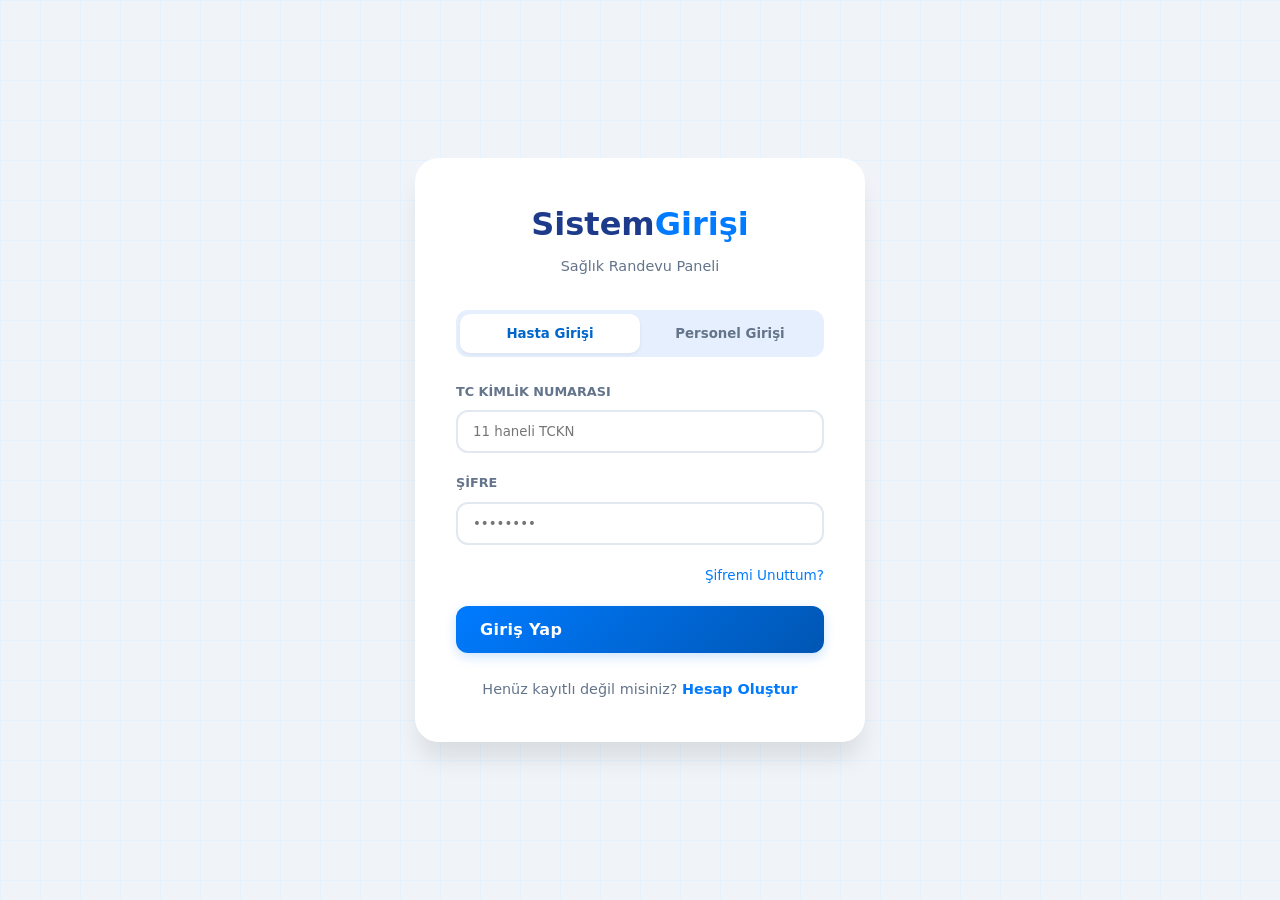
<file: src/main/resources/static/index.html>
<!DOCTYPE html>
<html lang="tr">

<head>
    <meta charset="UTF-8">
    <meta name="viewport" content="width=device-width, initial-scale=1.0">
    <title>Giriş | Sağlık Sistemi</title>
    <link rel="icon" href="https://api.iconify.design/fa6-solid:heart-pulse.svg?color=%23e11d48" type="image/svg+xml">
    <link rel="stylesheet" href="css/style.css">
    <style>
        body {
            display: flex;
            justify-content: center;
            align-items: center;
            padding: 20px;
        }

        .auth-card {
            background: rgba(255, 255, 255, 0.95);
            backdrop-filter: blur(10px);
            padding: 2.5rem;
            border-radius: 24px;
            width: 100%;
            max-width: 450px;
            box-shadow: 0 20px 25px -5px rgba(0, 0, 0, 0.1);
            border: 1px solid rgba(255, 255, 255, 0.5);
        }

        .auth-header {
            text-align: center;
            margin-bottom: 2rem;
        }

        .auth-header h1 span {
            color: var(--primary-blue);
        }

        .auth-tabs {
            display: flex;
            background: #e6effd;
            padding: 4px;
            border-radius: 12px;
            margin-bottom: 25px;
        }

        .tab-btn {
            flex: 1;
            padding: 12px;
            border: none;
            border-radius: 10px;
            cursor: pointer;
            font-weight: 600;
            transition: all 0.2s ease;
            background: transparent;
            color: #64748b;
        }

        .tab-btn.active {
            background: #ffffff;
            color: #0066cc;
            box-shadow: 0 2px 4px rgba(0, 0, 0, 0.05);
        }

        .input-group {
            margin-bottom: 20px;
        }

        .input-group label {
            display: block;
            font-size: 0.8rem;
            font-weight: 700;
            color: var(--text-gray);
            margin-bottom: 8px;
            text-transform: uppercase;
        }

        .input-group input {
            width: 100%;
            padding: 12px 15px;
            border: 2px solid #e2e8f0;
            border-radius: 12px;
            outline: none;
            transition: border-color 0.3s;
        }

        .input-group input:focus {
            border-color: var(--primary-blue);
        }

        .error-box {
            background: #fee2e2;
            color: #991b1b;
            padding: 12px;
            border-radius: 10px;
            margin-bottom: 20px;
            font-size: 0.85rem;
            display: none;
            border: 1px solid #fecaca;
            line-height: 1.4;
        }

        .auth-options {
            display: flex;
            justify-content: flex-end;
            margin-bottom: 20px;
        }

        .forgot-link {
            font-size: 0.85rem;
            color: var(--primary-blue);
            cursor: pointer;
            transition: all 0.2s;
        }

        .auth-footer {
            text-align: center;
            margin-top: 25px;
            font-size: 0.9rem;
            color: var(--text-gray);
        }

        .auth-footer a {
            color: var(--primary-blue);
            text-decoration: none;
            font-weight: 700;
        }

        .modal-overlay {
            display: none;
            position: fixed;
            top: 0;
            left: 0;
            width: 100%;
            height: 100%;
            background: rgba(0, 0, 0, 0.6);
            backdrop-filter: blur(4px);
            z-index: 2000;
            justify-content: center;
            align-items: center;
        }

        .modal-content {
            background: white;
            padding: 30px;
            border-radius: 20px;
            width: 90%;
            max-width: 400px;
            position: relative;
            animation: fadeIn 0.3s ease-out;
        }

        .close-modal {
            position: absolute;
            right: 20px;
            top: 15px;
            font-size: 24px;
            cursor: pointer;
            color: var(--text-gray);
        }

        .btn-primary {
            width: 100%;
            padding: 14px;
            background: linear-gradient(135deg, #007bff 0%, #0056b3 100%);
            color: white;
            border: none;
            border-radius: 12px;
            font-weight: 700;
            font-size: 1rem;
            cursor: pointer;
            transition: all 0.3s ease;
        }

        .btn-primary:hover {
            transform: translateY(-2px);
            box-shadow: 0 6px 15px rgba(0, 123, 255, 0.3);
        }
    </style>
</head>

<body>

    <div class="auth-card">
        <div class="auth-header">
            <h1>Sistem<span>Girişi</span></h1>
            <p style="color: var(--text-gray); font-size: 0.9rem; margin-top: 5px;">Sağlık Randevu Paneli</p>
        </div>

        <div class="auth-tabs">
            <button type="button" class="tab-btn active" id="btnPatient" onclick="switchTab('PATIENT')">Hasta
                Girişi</button>
            <button type="button" class="tab-btn" id="btnStaff" onclick="switchTab('STAFF')">Personel Girişi</button>
        </div>

        <div id="errorBox" class="error-box"></div>

        <form id="loginForm">
            <div class="input-group">
                <label id="usernameLabel" for="tckn">TC KİMLİK NUMARASI</label>
                <input type="text" id="tckn" name="tckn" placeholder="11 haneli TCKN" required>
            </div>
            <div class="input-group">
                <label for="password">Şifre</label>
                <input type="password" id="password" name="password" placeholder="••••••••" required>
            </div>

            <div class="auth-options">
                <span class="forgot-link" onclick="openForgotModal()">Şifremi Unuttum?</span>
            </div>

            <button type="submit" class="btn-primary">Giriş Yap</button>
        </form>

        <div class="auth-footer">
            Henüz kayıtlı değil misiniz? <a href="register.html">Hesap Oluştur</a>
        </div>
    </div>

    <div id="forgotModal" class="modal-overlay">
        <div class="modal-content">
            <span class="close-modal" onclick="closeForgotModal()">&times;</span>
            <h2 style="margin-bottom: 10px; color: var(--dark-blue);">Şifre <span>Sıfırla</span></h2>
            <p style="font-size: 0.85rem; color: var(--text-gray); margin-bottom: 20px;">
                E-posta adresinize bir sıfırlama bağlantısı gönderilecektir.
            </p>

            <div class="input-group">
                <label>E-POSTA ADRESİ</label>
                <input type="email" id="forgotEmail" placeholder="ornek@mail.com">
            </div>

            <div id="forgotMessage"
                style="display: none; padding: 10px; border-radius: 8px; margin-bottom: 15px; font-size: 0.85rem;">
            </div>

            <button type="button" class="btn-primary" id="btnReset" onclick="sendResetLink()">Link Gönder</button>
        </div>
    </div>

    <script>
        // ================= KONFIGÜRASYON =================
        const BASE_URL = 'https://medsoft.up.railway.app/api';

        // ================= TAB SWITCH =================
        window.switchTab = function (role) {
            const label = document.querySelector('label[for="tckn"]');
            const input = document.getElementById('tckn');
            const patientBtn = document.getElementById("btnPatient");
            const staffBtn = document.getElementById("btnStaff");

            if (role === "STAFF") {
                label.innerText = "Kullanıcı Adı / TCKN";
                input.placeholder = "Doktor/Admin kullanıcı adı";
                staffBtn.classList.add("active");
                patientBtn.classList.remove("active");
            } else {
                label.innerText = "TC Kimlik Numarası";
                input.placeholder = "11 haneli TCKN";
                patientBtn.classList.add("active");
                staffBtn.classList.remove("active");
            }
        };

        // ================= LOGIN =================
        window.handleLogin = async function (e) {
            e.preventDefault();

            const tckn = document.getElementById("tckn").value;
            const password = document.getElementById("password").value;
            const errorBox = document.getElementById("errorBox");

            if (errorBox) errorBox.style.display = "none";

            try {
                const res = await fetch(`${BASE_URL}/auth/login`, {
                    method: "POST",
                    headers: { "Content-Type": "application/json" },
                    body: JSON.stringify({ tckn, password })
                });

                const data = await res.json();

                if (!res.ok) {
                    showError(data.message || "Giriş bilgileri hatalı!");
                    return;
                }

                localStorage.setItem("user", JSON.stringify(data));

                const rawRole = data.user?.role || data.role || "";
                const role = rawRole.replace("ROLE_", "");

                // DOĞRUDAN LİNKLER - sayfalar mevcutsa çalışır
                if (role === "ADMIN") {
                    window.location.href = "admin.html";
                } else if (role === "DOCTOR") {
                    window.location.href = "doctor-dashboard.html";
                } else if (role === "PATIENT") {
                    window.location.href = "patient.html";
                } else {
                    showError("Bilinmeyen Yetki!");
                }

            } catch (err) {
                showError("Sunucu bağlantı hatası!");
            }
        };

        // ================= MODAL =================
        window.openForgotModal = function () {
            document.getElementById("forgotModal").style.display = "flex";
        };

        window.closeForgotModal = function () {
            document.getElementById("forgotModal").style.display = "none";
        };

        window.showError = function (msg) {
            const box = document.getElementById("errorBox");
            if (box) {
                box.style.display = "block";
                box.textContent = msg;
            } else {
                alert(msg);
            }
        };

        // ================= ŞİFRE SIFIRLAMA =================
        window.sendResetLink = async function () {
            const email = document.getElementById("forgotEmail").value;
            const msg = document.getElementById("forgotMessage");

            if (!email.includes("@")) {
                msg.style.color = "#991b1b";
                msg.textContent = "Geçerli bir email giriniz.";
                msg.style.display = "block";
                return;
            }

            msg.style.display = "block";
            msg.style.color = "#1e40af";
            msg.textContent = "Gönderiliyor...";

            try {
                const res = await fetch('http://localhost:8080/api/auth/forgot-password', {
                    method: "POST",
                    headers: { "Content-Type": "application/json" },
                    body: JSON.stringify({ email })
                });

                if (res.ok) {
                    msg.style.color = "#15803d";
                    msg.textContent = "Sıfırlama bağlantısı gönderildi.";
                    setTimeout(() => {
                        closeForgotModal();
                    }, 2000);
                } else {
                    msg.style.color = "#991b1b";
                    msg.textContent = "E-posta bulunamadı.";
                }
            } catch (e) {
                msg.style.color = "#991b1b";
                msg.textContent = "Sistem hatası.";
            }
        };

        // ================= SAYFA YÜKLENDİ =================
        document.addEventListener("DOMContentLoaded", () => {
            const loginForm = document.getElementById("loginForm");
            if (loginForm) {
                loginForm.addEventListener("submit", handleLogin);
            }
        });
    </script>
</body>

</html>
</file>
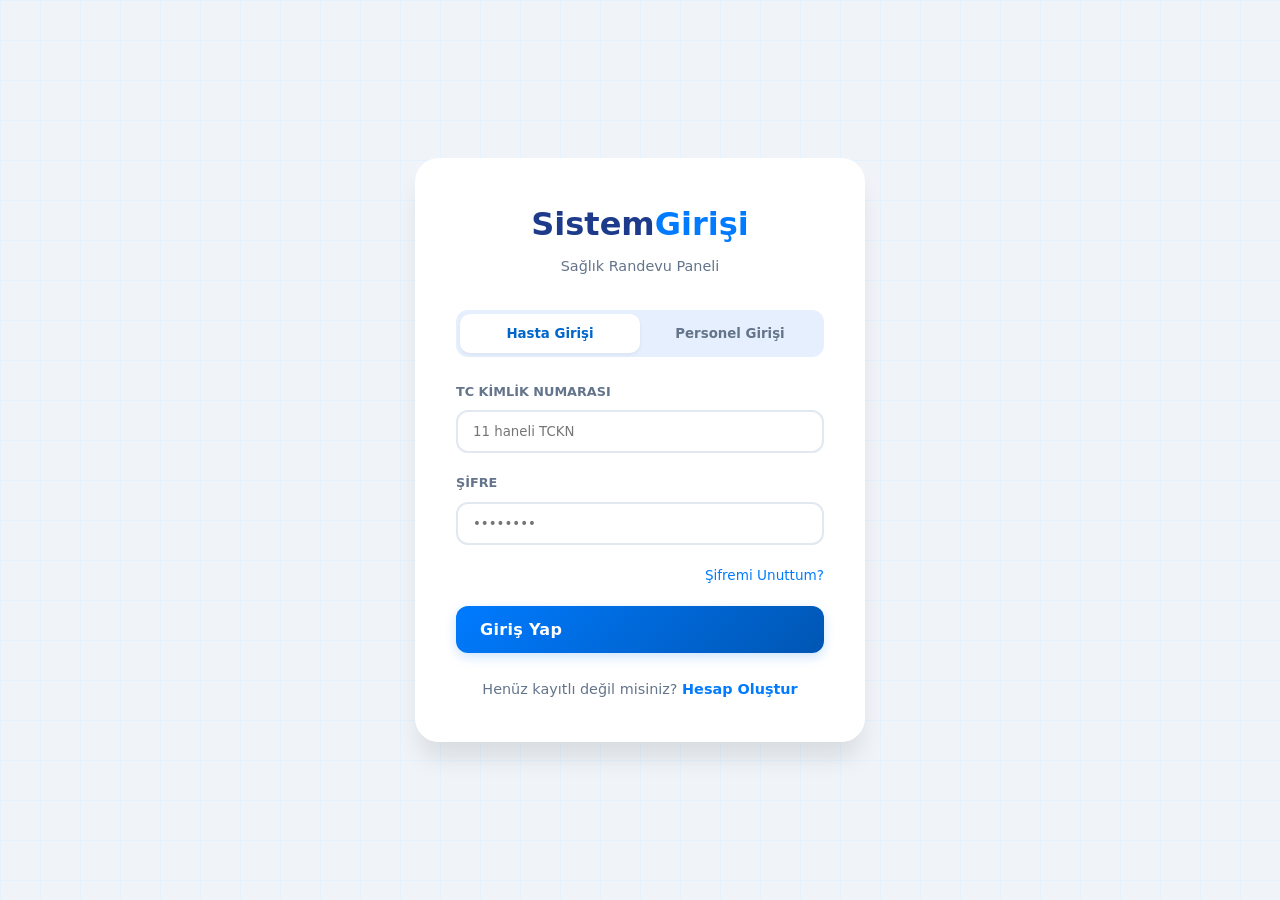
<file: src/main/resources/static/doctor-dashboard.html>
<!DOCTYPE html>
<html lang="tr">

<head>
    <meta charset="UTF-8">
    <meta name="viewport" content="width=device-width, initial-scale=1.0">
    <title>MedSoft | Doktor Paneli</title>
    <link rel="stylesheet" href="css/style.css">
    <link rel="icon" href="https://api.iconify.design/fa6-solid:heart-pulse.svg?color=%23e11d48" type="image/svg+xml">


    <style>
        /* İkonların genel stili */
        iconify-icon {
            vertical-align: middle;
            margin-right: 12px;
            font-size: 1.25rem;
            /* İdeal ikon boyutu */
            display: inline-flex;
            align-items: center;
        }

        /* Navigasyon linki içindeki özel ayar */
        li.nav-link,
        li[onclick] {
            display: flex;
            align-items: center;
            padding: 12px 15px;
            transition: all 0.2s ease;
        }

        /* Hover olduğunda ikonun hafifçe büyümesi için */
        li:hover iconify-icon {
            transform: scale(1.1);
            color: #e11d48;
            /* MedSoft kırmızısı veya senin tema rengin */
        }


        /* Sidebar içindeki tüm ikonlar için */
        .nav-icon,
        svg {
            vertical-align: middle;
            /* Metnin tam ortasına hizalar */
            margin-right: 10px;
            /* Metinle ikon arasına boşluk bırakır */
            flex-shrink: 0;
            /* Ekran küçülünce ikonun ezilmesini engeller */
        }

        /* Sidebar liste öğelerini hizalamak için (Eğer daha önce yapmadıysan) */
        .sidebar ul li {
            display: flex;
            /* İkon ve yazıyı yan yana paketler */
            align-items: center;
            /* Dikeyde tam merkezler */
            padding: 12px 15px;
            /* Tıklama alanını genişletir */
            transition: all 0.3s ease;
        }


        /* Menü öğesinin üzerine gelince hem yazı hem ikon rengini değiştir */
        .sidebar ul li:hover {
            color: #e11d48;
            /* MedSoft kırmızısı */
            background-color: #f8fafc;
            /* Hafif bir arka plan rengi */
        }

        /* Sadece aktif olan menünün ikonuna renk ver */
        .sidebar ul li.active svg {
            stroke: #e11d48;
        }

        .sidebar {
            background-color: #1e3a8a;
            /* Görseldeki lacivert tonu */
            min-height: 100vh;
        }

        .medsoft-logo {
            display: flex;
            align-items: center;
            gap: 12px;
            padding: 20px;
            text-decoration: none;
        }

        .heart-pulse-icon {
            /* Kalp rengi sabit kırmızı (#e11d48) */
            color: #e11d48 !important;
            width: 40px !important;
            height: 40px !important;
            filter: drop-shadow(0 0 2px rgba(225, 29, 72, 0.5));
            transition: transform 0.3s ease;
        }

        .logo-text {
            font-size: 26px;
            font-weight: 800;
            /* Metin rengi lacivert üzerinde beyaz olmalı */
            color: #ffffff !important;
            letter-spacing: -0.5px;
        }

        /* Hover durumunda sadece ikonun hafif büyümesini sağladık, renk sabit kalır */
        .medsoft-logo:hover .heart-pulse-icon {
            transform: scale(1.1);
        }
    </style>
</head>

<body>

    <aside class="sidebar">
        <div class="medsoft-logo">
            <svg xmlns="http://www.w3.org/2000/svg" viewBox="0 0 24 24" fill="none" stroke="currentColor"
                stroke-width="2.2" stroke-linecap="round" stroke-linejoin="round" class="heart-pulse-icon">
                <path
                    d="M19 14c1.49-1.46 3-3.21 3-5.5A5.5 5.5 0 0 0 16.5 3c-1.76 0-3 .5-4.5 2-1.5-1.5-2.74-2-4.5-2A5.5 5.5 0 0 0 2 8.5c0 2.3 1.5 4.05 3 5.5l7 7Z" />
                <path d="M3.22 12H9.5l.5-1 2 4.5 2-7 1.5 3.5h5.27" />
            </svg>
            <span class="logo-text">MedSoft</span>
        </div>

        <!-- Alt kısımdaki profil ve menü buraya devam edecek -->

        <div class="sidebar-user-info">
            <div id="avatarInitial" class="avatar-circle"></div>
            <p id="doctorNameSidebar" style="color: white; font-weight: 600; margin: 10px 0 5px 0;"></p>
        </div>
        <nav>
            <ul>
                <!-- Profil Bilgilerim -->
                <li class="active" onclick="window.doctorApp.showTab('profile', this)">
                    <svg xmlns="http://www.w3.org/2000/svg" width="20" height="20" viewBox="0 0 24 24" fill="none"
                        stroke="currentColor" stroke-width="2" stroke-linecap="round" stroke-linejoin="round"
                        class="nav-icon" style="margin-right: 10px;">
                        <path d="M19 21v-2a4 4 0 0 0-4-4H9a4 4 0 0 0-4 4v2" />
                        <circle cx="12" cy="7" r="4" />
                    </svg>
                    <span>Profil Bilgilerim</span>
                </li>

                <!-- Randevu Slotları -->
                <li onclick="window.doctorApp.showTab('slots', this)">
                    <svg xmlns="http://www.w3.org/2000/svg" width="20" height="20" viewBox="0 0 24 24" fill="none"
                        stroke="currentColor" stroke-width="2" stroke-linecap="round" stroke-linejoin="round"
                        class="nav-icon" style="margin-right: 10px;">
                        <rect width="18" height="18" x="3" y="4" rx="2" ry="2" />
                        <line x1="16" x2="16" y1="2" y2="6" />
                        <line x1="8" x2="8" y1="2" y2="6" />
                        <line x1="3" x2="21" y1="10" y2="10" />
                        <path d="M8 14h.01" />
                        <path d="M12 14h.01" />
                        <path d="M16 14h.01" />
                        <path d="M8 18h.01" />
                        <path d="M12 18h.01" />
                        <path d="M16 18h.01" />
                    </svg>
                    <span>Randevu Slotları</span>
                </li>

                <!-- Randevularım -->
                <li onclick="window.doctorApp.showTab('appointments', this)">
                    <svg xmlns="http://www.w3.org/2000/svg" width="20" height="20" viewBox="0 0 24 24" fill="none"
                        stroke="currentColor" stroke-width="2" stroke-linecap="round" stroke-linejoin="round"
                        class="nav-icon" style="margin-right: 10px;">
                        <rect width="16" height="20" x="4" y="2" rx="2" />
                        <path d="M8 6h8" />
                        <path d="M8 10h8" />
                        <path d="M8 14h5" />
                    </svg>
                    <span>Randevularım</span>
                </li>

                <!-- Güvenlik Ayarları -->
                <li onclick="window.doctorApp.showTab('profile-settings', this)">
                    <svg xmlns="http://www.w3.org/2000/svg" width="20" height="20" viewBox="0 0 24 24" fill="none"
                        stroke="currentColor" stroke-width="2" stroke-linecap="round" stroke-linejoin="round"
                        class="nav-icon" style="margin-right: 10px;">
                        <path d="M12 22s8-4 8-10V5l-8-3-8 3v7c0 6 8 10 8 10" />
                    </svg>
                    <span>Güvenlik Ayarları</span>
                </li>

                <!-- Çıkış Yap -->
                <li class="logout-item" onclick="window.doctorApp.logout()">
                    <svg xmlns="http://www.w3.org/2000/svg" width="20" height="20" viewBox="0 0 24 24" fill="none"
                        stroke="currentColor" stroke-width="2" stroke-linecap="round" stroke-linejoin="round"
                        class="nav-icon" style="margin-right: 10px;">
                        <path d="M9 21H5a2 2 0 0 1-2-2V5a2 2 0 0 1 2-2h4" />
                        <polyline points="16 17 21 12 16 7" />
                        <line x1="21" x2="9" y1="12" y2="12" />
                    </svg>
                    <span>Çıkış Yap</span>
                </li>
            </ul>
        </nav>
    </aside>

    <main class="main-content">
        <header class="content-header">
            <h1 id="userNameDisplay">Yükleniyor...</h1>
            <div class="user-status"><span class="status-indicator"></span> Çevrimiçi</div>
        </header>

        <!-- PROFİL BİLGİLERİ TABI -->
        <section id="profile" class="tab-content active">
            <div class="card">
                <div class="card-header"><i class="fas fa-id-card"></i>
                    <h2>Mesleki Bilgiler</h2>
                </div>
                <div id="doctor-details">
                    <p class="loading-text">Yükleniyor...</p>
                </div>
            </div>
            <div class="card">
                <div class="card-header"><i class="fas fa-user-circle"></i>
                    <h2>Hesap Bilgilerim</h2>
                </div>
                <div id="user-details">
                    <p class="loading-text">Yükleniyor...</p>
                </div>
            </div>
        </section>

        <!-- GÜVENLİK AYARLARI TABI -->
        <section id="profile-settings" class="tab-content">
            <!-- İlk Giriş Uyarısı -->
            <div id="firstLoginWarning" class="warning-box" style="display: none;">
                <i class="fas fa-exclamation-triangle"></i>
                <div>
                    <strong>⚠️ HOŞ GELDİNİZ!</strong><br>
                    Sistem tarafından size geçici bir kullanıcı adı, şifre ve TCKN oluşturulmuştur.<br>
                    <strong>Lütfen aşağıdaki tüm bilgilerinizi güncelleyiniz.</strong> Bilgileriniz güncellenmeden
                    sistemden çıkış yapamazsınız!
                </div>
            </div>

            <div class="settings-wrapper">
                <!-- Kullanıcı Adı -->
                <div class="settings-card">
                    <h3><i class="fas fa-user-circle"></i> Kullanıcı Adı</h3>
                    <div class="input-field-group">
                        <label>Yeni Kullanıcı Adı</label>
                        <input type="text" id="editUsernameSetting" class="form-control"
                            placeholder="Yeni kullanıcı adı">
                        <small>Kullanıcı adınız en az 3 karakter olmalı, boşluk içermemelidir.</small>
                        <button class="btn-update" onclick="window.doctorApp.updateUsernameFromSettings()">
                            <i class="fas fa-save"></i> Kullanıcı Adını Güncelle
                        </button>
                        <span id="usernameStatus" class="status-badge-small" style="display: none;"></span>
                    </div>
                </div>

                <!-- TC Kimlik No -->
                <div class="settings-card">
                    <h3><i class="fas fa-id-card"></i> TC Kimlik No</h3>
                    <div class="input-field-group">
                        <label>TC Kimlik No</label>
                        <input type="text" id="editTcknSetting" class="form-control" placeholder="11 haneli TCKN"
                            maxlength="11">
                        <small>TC Kimlik numaranız 11 haneli ve sadece rakamlardan oluşmalıdır.</small>
                        <button class="btn-update" onclick="window.doctorApp.updateTcknFromSettings()">
                            <i class="fas fa-save"></i> TC Kimlik No Güncelle
                        </button>
                        <span id="tcknStatus" class="status-badge-small" style="display: none;"></span>
                    </div>
                </div>

                <!-- E-posta 
                <div class="settings-card">
                    <h3><i class="fas fa-envelope"></i> E-posta Adresi</h3>
                    <div id="emailStep1">
                        <div class="input-field-group">
                            <label>Yeni E-posta</label>
                            <input type="email" id="newEmail" class="form-control" placeholder="ornek@mail.com">
                            <small>Geçerli bir email adresi giriniz.</small>
                            <button class="btn-update-code" onclick="window.doctorApp.sendEmailVerification()">
                                <i class="fas fa-paper-plane"></i> Kod Gönder
                            </button>
                        </div>
                    </div>
                    <div id="emailStep2" style="display: none;">
                        <div class="input-field-group">
                            <label>Onay Kodu</label>
                            <input type="text" id="emailVerifyCode" class="form-control" maxlength="6"
                                placeholder="6 haneli kod">
                            <button class="btn-update-confirm" onclick="window.doctorApp.confirmEmailUpdate()">
                                <i class="fas fa-check"></i> Onayla
                            </button>
                        </div>
                    </div>
                    <span id="emailStatus" class="status-badge-small" style="display: none;"></span>
                </div>
                -->

                <!-- Şifre -->
                <div class="settings-card">
                    <h3><i class="fas fa-key"></i> Şifre Değiştir</h3>
                    <div class="input-field-group">
                        <label>Mevcut Şifre</label>
                        <input type="password" id="currentPassword" class="form-control" placeholder="Mevcut şifreniz">
                    </div>
                    <div class="input-field-group">
                        <label>Yeni Şifre</label>
                        <input type="password" id="newPassword" class="form-control"
                            placeholder="Yeni şifreniz (en az 6 karakter)">
                    </div>
                    <div class="input-field-group">
                        <label>Yeni Şifre (Tekrar)</label>
                        <input type="password" id="confirmPassword" class="form-control"
                            placeholder="Yeni şifrenizi tekrar girin">
                    </div>
                    <button class="btn-update" onclick="window.doctorApp.handlePasswordUpdate()">
                        <i class="fas fa-key"></i> Şifreyi Güncelle
                    </button>
                    <span id="passwordStatus" class="status-badge-small" style="display: none;"></span>
                </div>
            </div>
        </section>

        <!-- SLOT TABI -->
        <section id="slots" class="tab-content">
            <div class="card">
                <div class="card-header"><i class="fas fa-plus-circle"></i>
                    <h2>Slot Ekle</h2>
                </div>
                <form id="slot-form" class="slot-creation-form">
                    <div class="form-row">
                        <div class="form-group">
                            <label>Başlangıç</label>
                            <input type="datetime-local" id="startTime" class="form-input" required>
                        </div>
                        <div class="form-group">
                            <label>Bitiş</label>
                            <input type="datetime-local" id="endTime" class="form-input" required>
                        </div>
                    </div>
                    <button type="submit" class="btn-primary"><i class="fas fa-save"></i> Slotu Kaydet</button>
                </form>
            </div>
            <div class="card">
                <div class="card-header"><i class="fas fa-list"></i>
                    <h2>Slot Listem</h2>
                </div>
                <div class="table-container">
                    <table>
                        <thead>
                            <tr>
                                <th>Başlangıç</th>
                                <th>Bitiş</th>
                                <th>Durum</th>
                                <th>İşlem</th>
                            </tr>
                        </thead>
                        <tbody id="slot-table-body"></tbody>
                    </table>
                </div>
            </div>
        </section>

        <!-- RANDEVULAR TABI -->
        <section id="appointments" class="tab-content">
            <div class="card">
                <div class="card-header"><i class="fas fa-clipboard-list"></i>
                    <h2>Randevularım</h2>
                </div>
                <div class="table-container">
                    <table>
                        <thead>
                            <tr>
                                <th>Hasta</th>
                                <th>TCKN</th>
                                <th>Tarih</th>
                                <th>Durum</th>
                                <th>İşlem</th>
                            </tr>
                        </thead>
                        <tbody id="appointments-table-body"></tbody>
                    </table>
                </div>
            </div>
        </section>


    </main>

    <script> window.doctorApp = {
            activeDoctor: null,
            currentUser: null,
            token: null,
            isFirstLogin: true,

            init: async function () {

                const userData = JSON.parse(localStorage.getItem("user") || '{}');
                this.token = userData.token || localStorage.getItem("token");
                this.currentUser = userData.user || userData;

                if (!this.token) {
                    alert("❌ Oturum bulunamadı! Lütfen tekrar giriş yapın.");
                    window.location.href = "index.html";
                    return;
                }

                const role = this.currentUser.role?.replace("ROLE_", "");
                if (role !== "DOCTOR") {
                    alert("❌ Bu sayfaya sadece doktorlar erişebilir!");
                    window.location.href = "index.html";
                    return;
                }

                this.updateUI();
                await this.loadDoctorData();
                this.renderUserDetails();
                this.renderProfile();
                this.fetchSlots();
                this.fetchAppointments();
                this.setupEventListeners();
                this.loadSettingsValues();

            },

            updateUI: function () {
                let fullName = `${this.currentUser.firstName || ''} ${this.currentUser.lastName || ''}`.trim();

                const nameHeader = document.getElementById('userNameDisplay');
                if (nameHeader) {
                    nameHeader.innerText = fullName;
                }

                const sidebarName = document.getElementById('doctorNameSidebar');
                if (sidebarName) {
                    sidebarName.innerText = fullName;
                }

                const avatar = document.getElementById('avatarInitial');
                if (avatar) {
                    let firstName = this.currentUser.firstName || '';
                    let firstLetter = 'H';
                    let nameParts = firstName.split(' ');
                    for (let part of nameParts) {
                        if (!part.includes('.') && part.length > 0) {
                            firstLetter = part.charAt(0).toUpperCase();
                            break;
                        }
                    }
                    avatar.innerText = firstLetter;
                }
            },

            loadSettingsValues: function () {
                const usernameInput = document.getElementById('editUsernameSetting');
                const tcknInput = document.getElementById('editTcknSetting');
                const emailInput = document.getElementById('newEmail');

                if (usernameInput) usernameInput.value = this.currentUser.username || '';
                if (tcknInput) tcknInput.value = this.currentUser.tckn || '';
                if (emailInput) emailInput.value = this.currentUser.email || '';
            },

            updateUsernameFromSettings: async function () {
                const username = document.getElementById("editUsernameSetting")?.value.trim();
                const oldUsername = this.currentUser.username;
                const statusSpan = document.getElementById("usernameStatus");

                if (!username) {
                    alert("Kullanıcı adı boş olamaz!");
                    return;
                }
                if (username.length < 3) {
                    alert("Kullanıcı adı en az 3 karakter olmalıdır!");
                    return;
                }
                if (username.includes(" ")) {
                    alert("Kullanıcı adı boşluk içeremez!");
                    return;
                }
                if (username === oldUsername) {
                    alert("⚠️ Kullanıcı adı değişmemiştir!");
                    return;
                }

                if (statusSpan) {
                    statusSpan.style.display = 'inline-block';
                    statusSpan.innerHTML = '<i class="fas fa-spinner fa-spin"></i> Güncelleniyor...';
                    statusSpan.style.color = '#f59e0b';
                }

                try {
                    const response = await fetch(`https://medsoft.up.railway.app/api/doctors/profile`, {
                        method: 'PUT',
                        headers: {
                            'Content-Type': 'application/json',
                            'Authorization': `Bearer ${this.token}`
                        },
                        body: JSON.stringify({ username: username })
                    });

                    if (response.ok) {
                        this.currentUser.username = username;
                        this.updateUI();
                        this.renderUserDetails();

                        if (statusSpan) {
                            statusSpan.innerHTML = '<i class="fas fa-check-circle"></i> Güncellendi!';
                            statusSpan.style.color = '#10b981';
                            setTimeout(() => { statusSpan.style.display = 'none'; }, 3000);
                        }

                        alert("✅ Kullanıcı adı başarıyla güncellendi!");
                        this.checkAllInfoUpdated();
                    } else {
                        const error = await response.json();
                        alert("❌ Hata: " + (error.error || "Güncelleme başarısız"));
                        if (statusSpan) statusSpan.style.display = 'none';
                    }
                } catch (error) {

                    alert("Güncellenirken bir hata oluştu!");
                    if (statusSpan) statusSpan.style.display = 'none';
                }
            },

            updateTcknFromSettings: async function () {
                const tckn = document.getElementById("editTcknSetting")?.value.trim();
                const oldTckn = this.currentUser.tckn;
                const statusSpan = document.getElementById("tcknStatus");

                if (!tckn) {
                    alert("TC Kimlik No boş olamaz!");
                    return;
                }
                if (tckn.length !== 11) {
                    alert("TC Kimlik No 11 haneli olmalıdır!");
                    return;
                }
                if (!/^\d+$/.test(tckn)) {
                    alert("TC Kimlik No sadece rakamlardan oluşmalıdır!");
                    return;
                }
                if (tckn === oldTckn) {
                    alert("⚠️ TC Kimlik No değişmemiştir!");
                    return;
                }

                if (statusSpan) {
                    statusSpan.style.display = 'inline-block';
                    statusSpan.innerHTML = '<i class="fas fa-spinner fa-spin"></i> Güncelleniyor...';
                    statusSpan.style.color = '#f59e0b';
                }

                try {
                    const response = await fetch(`https://medsoft.up.railway.app/api/doctors/profile`, {
                        method: 'PUT',
                        headers: {
                            'Content-Type': 'application/json',
                            'Authorization': `Bearer ${this.token}`
                        },
                        body: JSON.stringify({ tckn: tckn })
                    });

                    if (response.ok) {
                        this.currentUser.tckn = tckn;
                        this.renderUserDetails();

                        if (statusSpan) {
                            statusSpan.innerHTML = '<i class="fas fa-check-circle"></i> Güncellendi!';
                            statusSpan.style.color = '#10b981';
                            setTimeout(() => { statusSpan.style.display = 'none'; }, 3000);
                        }

                        alert("✅ TC Kimlik No başarıyla güncellendi!");
                        this.checkAllInfoUpdated();
                    } else {
                        const error = await response.json();
                        alert("❌ Hata: " + (error.error || "Güncelleme başarısız"));
                        if (statusSpan) statusSpan.style.display = 'none';
                    }
                } catch (error) {

                    alert("Güncellenirken bir hata oluştu!");
                    if (statusSpan) statusSpan.style.display = 'none';
                }
            },

            /* sendEmailVerification: async function () {
                  const email = document.getElementById("newEmail")?.value;
                  const statusSpan = document.getElementById("emailStatus");
  
                  if (!email) {
                      alert("Lütfen e-posta adresinizi giriniz!");
                      return;
                  }
                  if (!this.isValidEmail(email)) {
                      alert("Geçerli bir e-posta adresi giriniz!");
                      return;
                  }
                  if (email === this.currentUser.email) {
                      alert("⚠️ E-posta adresi değişmemiştir!");
                      return;
                  }
  
                  if (statusSpan) {
                      statusSpan.style.display = 'inline-block';
                      statusSpan.innerHTML = '<i class="fas fa-spinner fa-spin"></i> Kod gönderiliyor...';
                      statusSpan.style.color = '#f59e0b';
                  }
  
                  try {
                      const res = await fetch(`http://localhost:8080/api/auth/send-verification-code`, {
                          method: 'POST',
                          headers: {
                              'Content-Type': 'application/json',
                              'Authorization': `Bearer ${this.token}`
                          },
                          body: JSON.stringify({ email: email, tckn: this.currentUser?.tckn })
                      });
  
                      if (res.ok) {
                          document.getElementById('emailStep1').style.display = 'none';
                          document.getElementById('emailStep2').style.display = 'block';
  
                          if (statusSpan) {
                              statusSpan.innerHTML = '<i class="fas fa-check-circle"></i> Kod gönderildi!';
                              statusSpan.style.color = '#10b981';
                              setTimeout(() => { statusSpan.style.display = 'none'; }, 3000);
                          }
  
                          alert("📧 Doğrulama kodu e-posta adresinize gönderildi!");
                      } else {
                          alert("❌ Kod gönderilemedi!");
                          if (statusSpan) statusSpan.style.display = 'none';
                      }
                  } catch (e) {
  
                      alert("Hata!");
                      if (statusSpan) statusSpan.style.display = 'none';
                  }
              },
  
              confirmEmailUpdate: async function () {
                  const code = document.getElementById("emailVerifyCode")?.value;
                  const email = document.getElementById("newEmail")?.value;
                  const statusSpan = document.getElementById("emailStatus");
  
                  if (!code || code.length !== 6) {
                      alert("Lütfen 6 haneli doğrulama kodunu giriniz!");
                      return;
                  }
  
                  if (statusSpan) {
                      statusSpan.style.display = 'inline-block';
                      statusSpan.innerHTML = '<i class="fas fa-spinner fa-spin"></i> Onaylanıyor...';
                      statusSpan.style.color = '#f59e0b';
                  }
  
                  try {
                      const res = await fetch(`http://localhost:8080/api/auth/verify-email-update`, {
                          method: 'POST',
                          headers: {
                              'Content-Type': 'application/json',
                              'Authorization': `Bearer ${this.token}`
                          },
                          body: JSON.stringify({ code: code, newEmail: email, tckn: this.currentUser?.tckn })
                      });
  
                      if (res.ok) {
                          this.currentUser.email = email;
                          this.renderUserDetails();
  
                          if (statusSpan) {
                              statusSpan.innerHTML = '<i class="fas fa-check-circle"></i> E-posta güncellendi!';
                              statusSpan.style.color = '#10b981';
                              setTimeout(() => { statusSpan.style.display = 'none'; }, 3000);
                          }
  
                          alert("✅ E-posta başarıyla güncellendi!");
                          this.checkAllInfoUpdated();
  
                          document.getElementById('emailStep2').style.display = 'none';
                          document.getElementById('emailStep1').style.display = 'block';
                          document.getElementById("emailVerifyCode").value = "";
                      } else {
                          alert("❌ Kod hatalı veya süresi dolmuş!");
                          if (statusSpan) statusSpan.style.display = 'none';
                      }
                  } catch (e) {
  
                      alert("Hata!");
                      if (statusSpan) statusSpan.style.display = 'none';
                  }
              },
  */
            handlePasswordUpdate: async function () {
                const curPass = document.getElementById('currentPassword')?.value;
                const newPass = document.getElementById('newPassword')?.value;
                const confPass = document.getElementById('confirmPassword')?.value;
                const statusSpan = document.getElementById("passwordStatus");

                if (!curPass || !newPass) {
                    alert("Mevcut şifre ve yeni şifre gereklidir!");
                    return;
                }
                if (newPass !== confPass) {
                    alert("Yeni şifreler eşleşmiyor!");
                    return;
                }
                if (newPass.length < 6) {
                    alert("Yeni şifre en az 6 karakter olmalıdır!");
                    return;
                }
                if (curPass === newPass) {
                    alert("⚠️ Yeni şifre mevcut şifre ile aynı olamaz!");
                    return;
                }

                if (statusSpan) {
                    statusSpan.style.display = 'inline-block';
                    statusSpan.innerHTML = '<i class="fas fa-spinner fa-spin"></i> Güncelleniyor...';
                    statusSpan.style.color = '#f59e0b';
                }

                try {
                    const response = await fetch(`https://medsoft.up.railway.app/api/auth/reset-password-logged-in`, {
                        method: 'POST',
                        headers: {
                            'Content-Type': 'application/json',
                            'Authorization': `Bearer ${this.token}`
                        },
                        body: JSON.stringify({
                            tckn: this.currentUser?.tckn,
                            currentPassword: curPass,
                            newPassword: newPass
                        })
                    });

                    const data = await response.json();

                    if (response.ok) {
                        if (statusSpan) {
                            statusSpan.innerHTML = '<i class="fas fa-check-circle"></i> Şifre değişti!';
                            statusSpan.style.color = '#10b981';
                        }

                        alert("✅ Şifre başarıyla değiştirildi!\n\nLütfen yeniden giriş yapın.");
                        this.logout();
                    } else {
                        alert("❌ " + (data.message || data.error || "Mevcut şifreniz hatalı!"));
                        if (statusSpan) statusSpan.style.display = 'none';
                    }
                } catch (e) {

                    alert("Bağlantı hatası! Lütfen tekrar deneyin.");
                    if (statusSpan) statusSpan.style.display = 'none';
                }
            },

            isValidEmail: function (email) {
                const emailRegex = /^[^\s@]+@([^\s@.,]+\.)+[^\s@.,]{2,}$/;
                return emailRegex.test(email);
            },

            loadDoctorData: async function () {
                const userId = this.currentUser?.id;
                if (!userId) return;

                try {
                    const response = await fetch(`https://medsoft.up.railway.app/api/doctors/user/${userId}`, {
                        headers: { 'Authorization': `Bearer ${this.token}` }
                    });

                    if (response.ok) {
                        this.activeDoctor = await response.json();

                    } else {
                        this.activeDoctor = { specialization: "Belirtilmemiş", clinic: { name: "-" } };
                    }
                } catch (error) {

                    this.activeDoctor = { specialization: "Bağlantı Hatası", clinic: { name: "-" } };
                }
            },

            renderUserDetails: function () {
                const container = document.getElementById('user-details');
                if (container && this.currentUser) {
                    container.innerHTML = `
                <div class="profile-grid">
                    <div class="info-item">
                        <i class="fas fa-id-card"></i>
                        <strong>TC Kimlik No</strong>
                        <span>${this.currentUser.tckn || 'Belirtilmemiş'}</span>
                    </div>
                    <div class="info-item">
                        <i class="fas fa-envelope"></i>
                        <strong>E-posta Adresi</strong>
                        <span>${this.currentUser.email || 'Belirtilmemiş'}</span>
                    </div>
                    <div class="info-item">
                        <i class="fas fa-user"></i>
                        <strong>Kullanıcı Adı</strong>
                        <span>${this.currentUser.username || 'Belirtilmemiş'}</span>
                    </div>
                </div>
            `;
                }
            },

            renderProfile: function () {
                const container = document.getElementById('doctor-details');
                if (container && this.activeDoctor) {
                    // Hastane, il ve ilçe bilgilerini al
                    let hospitalName = 'Belirtilmemiş';
                    let cityName = 'Belirtilmemiş';
                    let districtName = 'Belirtilmemiş';

                    if (this.activeDoctor.clinic) {
                        if (this.activeDoctor.clinic.hospital) {
                            hospitalName = this.activeDoctor.clinic.hospital.name || 'Belirtilmemiş';

                            if (this.activeDoctor.clinic.hospital.district) {
                                districtName = this.activeDoctor.clinic.hospital.district.name || 'Belirtilmemiş';

                                if (this.activeDoctor.clinic.hospital.district.city) {
                                    cityName = this.activeDoctor.clinic.hospital.district.city.name || 'Belirtilmemiş';
                                }
                            }
                        }
                    }

                    container.innerHTML = `
            <div class="profile-grid">
                <div class="info-item">
                    <i class="fas fa-stethoscope"></i>
                    <strong>Uzmanlık Alanı</strong>
                    <span>${this.activeDoctor.specialization || 'Belirtilmemiş'}</span>
                </div>
                <div class="info-item">
                    <i class="fas fa-clinic-medical"></i>
                    <strong>Görevli Klinik</strong>
                    <span>${this.activeDoctor.clinic?.name || 'Belirtilmemiş'}</span>
                </div>
                <div class="info-item">
                    <i class="fas fa-hospital"></i>
                    <strong>Hastane</strong>
                    <span>${hospitalName}</span>
                </div>
                <div class="info-item">
                    <i class="fas fa-location-dot"></i>
                    <strong>Konum (İl/İlçe)</strong>
                    <span>${cityName} / ${districtName}</span>
                </div>
            </div>
        `;
                }
            },

            fetchAppointments: async function () {
                const tbody = document.getElementById('appointments-table-body');
                if (!tbody) return;

                tbody.innerHTML = '<tr><td colspan="5">Yükleniyor...<\/td><\/tr>';

                try {
                    const response = await fetch(`https://medsoft.up.railway.app/api/appointments/doctor/my`, {
                        method: 'GET',
                        headers: {
                            "Authorization": `Bearer ${this.token}`,
                            "Content-Type": "application/json"
                        }
                    });

                    if (response.status === 401) {
                        tbody.innerHTML = '<tr><td colspan="5">Oturum süresi doldu! <button onclick="window.doctorApp.logout()">Tekrar Giriş Yap<\/button><\/td><\/tr>';
                        return;
                    }

                    if (!response.ok) {
                        throw new Error(`HTTP ${response.status}`);
                    }

                    const appointments = await response.json();

                    if (!appointments || appointments.length === 0) {
                        tbody.innerHTML = '<tr><td colspan="5">📋 Henüz randevunuz bulunmamaktadır.<\/td><\/tr>';
                        return;
                    }

                    tbody.innerHTML = appointments.map(app => {
                        const patientName = app.patient?.user?.firstName && app.patient?.user?.lastName
                            ? `${app.patient.user.firstName} ${app.patient.user.lastName}`
                            : app.patient?.user?.firstName || app.patient?.user?.lastName || 'Belirtilmemiş';

                        const patientTckn = app.patient?.user?.tckn || 'Belirtilmemiş';

                        // ✅ TARİH KARŞILAŞTIRMASI - DOĞRU FORMAT
                        let appointmentDate = 'Tarih Yok';
                        let isPast = false;

                        if (app.slot?.startTime) {
                            appointmentDate = this.formatDate(app.slot.startTime);
                            const appointmentTime = new Date(app.slot.startTime);
                            const now = new Date();
                            isPast = appointmentTime < now; // Geçmiş mi?
                        }

                        const status = app.status || 'APPROVED';
                        const isNotAttended = status === 'NOT_ATTENDED';
                        const isCancelled = status === 'CANCELED';
                        const isCompleted = status === 'COMPLETED';
                        const showNotAttendedButton = status === 'APPROVED' && isPast && !isNotAttended && !isCancelled && !isCompleted;

                       

                        return `
                <tr>
                    <td>${this.escapeHtml(patientName)}</span>
                    <td>${this.escapeHtml(patientTckn)}</span>
                    <td>${appointmentDate}</span>
                    <td><span class="status-badge status-${status.toLowerCase()}">${this.getStatusText(status)}</span></span>
                    <td>
                        ${showNotAttendedButton ?
                                `<button class="btn-not-attended" onclick="window.doctorApp.markAsNotAttended(${app.id})">
                                <i class="fas fa-user-slash"></i> Gelmedi
                            </button>` :
                                (isNotAttended ? '<span style="color:#dc2626;">✅ Gelmedi İşaretlendi</span>' :
                                    isCancelled ? '<span style="color:gray;">İptal Edildi</span>' :
                                        isCompleted ? '<span style="color:#10b981;">Tamamlandı</span>' :
                                            !isPast ? '<span style="color:#f59e0b;">⏳ Randevu Bekliyor</span>' :
                                                '<span style="color:gray;">İşlem Kapalı</span>')}
                    </span>
                </tr>
            `;
                    }).join('');

                } catch (e) {
                    console.error("Randevular yüklenirken hata:", e);
                    tbody.innerHTML = '<tr><td colspan="5">❌ Randevular yüklenirken bir hata oluştu: ' + e.message + '<\/td><\/tr>';
                }
            },
            getStatusText: function (status) {
                const statusMap = {
                    'APPROVED': 'Onaylandı',
                    'COMPLETED': 'Tamamlandı',
                    'CANCELLED': 'İptal Edildi',
                    'NOT_ATTENDED': 'Gelmedi',
                    'SCHEDULED': 'Planlandı',
                    'PENDING': 'Bekliyor'
                };
                return statusMap[status] || status;
            },

            escapeHtml: function (str) {
                if (!str) return '';
                return str
                    .replace(/&/g, '&amp;')
                    .replace(/</g, '&lt;')
                    .replace(/>/g, '&gt;')
                    .replace(/"/g, '&quot;')
                    .replace(/'/g, '&#39;');
            },

            markAsNotAttended: async function (appointmentId) {
                if (!confirm("Hasta gelmedi olarak işaretlensin mi? Bu işlem hastaya otomatik ceza kazandıracaktır.")) return;

                // Butonu disable et ve yazısını değiştir
                const button = event?.target?.closest?.('button');
                const originalText = button?.innerHTML;
                if (button) {
                    button.disabled = true;
                    button.innerHTML = '<i class="fas fa-spinner fa-spin"></i> İşleniyor...';
                }

                try {
                    const response = await fetch(`https://medsoft.up.railway.app/api/appointments/${appointmentId}/not-attended`, {
                        method: 'PUT',
                        headers: {
                            'Authorization': `Bearer ${this.token}`,
                            'Content-Type': 'application/json'
                        }
                    });

                    const result = await response.text();

                    if (response.ok) {
                        alert("✅ Hasta 'Gelmedi' olarak işaretlendi ve ceza uygulandı!");
                        // ✅ TABLOY YENİLE - sayfayı yenilemeden tabloyu güncelle
                        await this.fetchAppointments();
                    } else {
                        alert("❌ Hata oluştu: " + result);
                        if (button) {
                            button.disabled = false;
                            button.innerHTML = originalText;
                        }
                    }
                } catch (error) {
                    console.error("Hata:", error);
                    alert("Sunucu hatası! Lütfen tekrar deneyin.");
                    if (button) {
                        button.disabled = false;
                        button.innerHTML = originalText;
                    }
                }
            },
            fetchSlots: async function () {
                const tbody = document.getElementById('slot-table-body');
                if (!tbody || !this.activeDoctor?.id) return;

                tbody.innerHTML = '<tr><td colspan="4">Yükleniyor...<\/td><\/tr>';

                try {
                    const response = await fetch(`https://medsoft.up.railway.app/api/slots/doctor/${this.activeDoctor.id}`, {
                        headers: { 'Authorization': `Bearer ${this.token}` }
                    });


                    if (response.status === 401) {
                        tbody.innerHTML = '<tr><td colspan="4">Oturum süresi doldu! <button onclick="window.doctorApp.logout()">Tekrar Giriş Yap<\/button><\/td><\/tr>';
                        return;
                    }

                    if (!response.ok) {
                        throw new Error(`HTTP ${response.status}`);
                    }

                    const slots = await response.json();


                    if (!slots || slots.length === 0) {
                        tbody.innerHTML = '<tr><td colspan="4">📅 Henüz slot oluşturulmamış.<\/td><\/tr>';
                        return;
                    }

                    tbody.innerHTML = slots.map(slot => {
                        const isAvailable = slot.status === 'AVAILABLE';
                        const statusText = isAvailable ? '✅ Boş' : '🔴 Dolu';
                        const statusClass = isAvailable ? 'status-available' : 'status-reserved';

                        return `
                <tr>
                    <td>${this.formatDate(slot.startTime)}<\/td>
                    <td>${this.formatDate(slot.endTime)}<\/td>
                    <td><span class="status-badge ${statusClass}">${statusText}<\/span><\/td>
                    <td>
                        ${isAvailable ?
                                `<button class="btn-cancel" onclick="window.doctorApp.deleteSlot(${slot.id})">🗑️ İptal</button>` :
                                '<span style="color:gray;">İşlem Kapalı</span>'}
                    <\/td>
                </tr>
            `;
                    }).join('');

                } catch (e) {

                    tbody.innerHTML = '<tr><td colspan="4">❌ Slotlar yüklenemedi. Lütfen sayfayı yenileyin.<\/td><\/tr>';
                }
            },

            deleteSlot: async function (slotId) {
                if (!confirm("Bu slotu iptal etmek istediğinizden emin misiniz?")) return;

                try {

                    const response = await fetch(`https://medsoft.up.railway.app/api/slots/${slotId}/cancel`, {
                        method: 'PUT', // DELETE yerine PUT kullanıyoruz
                        headers: {
                            'Authorization': `Bearer ${this.token}`,
                            'Content-Type': 'application/json'
                        }
                    });

                    if (response.ok) {
                        alert("✅ Slot başarıyla iptal edildi!");
                        this.fetchSlots(); // Tabloyu yenile
                    } else {
                        // Backend'den gelen (IDOR veya aktif randevu) hata mesajlarını yakalama
                        let errorMsg = "";
                        try {
                            const errorData = await response.json();
                            errorMsg = errorData.message || "Bilinmeyen bir hata oluştu.";
                        } catch (e) {
                            errorMsg = await response.text();
                        }
                        alert("❌ Hata: " + (errorMsg || "Slot iptal edilemedi!"));
                    }
                } catch (e) {
                    console.error("İptal işlemi hatası:", e);
                    alert("❌ Sunucu hatası oluştu!");
                }
            },
            setupEventListeners: function () {
                const slotForm = document.getElementById('slot-form');
                if (slotForm) {
                    slotForm.addEventListener('submit', async (e) => {
                        e.preventDefault();

                        // Doktor verisi kontrolü
                        if (!window.doctorApp.activeDoctor || !window.doctorApp.activeDoctor.id) {
                            alert("❌ Doktor verileri henüz yüklenmedi. Lütfen sayfayı yenileyip biraz bekleyin.");
                            return;
                        }

                        const startTime = document.getElementById('startTime')?.value;
                        const endTime = document.getElementById('endTime')?.value;

                        // --- 1. FRONTEND SÜRE KURALI KONTROLÜ (15-30 DK) ---
                        if (startTime && endTime) {
                            const start = new Date(`1970-01-01T${startTime}:00`);
                            const end = new Date(`1970-01-01T${endTime}:00`);
                            const diffInMinutes = (end - start) / (1000 * 60);

                            if (diffInMinutes < 0) {
                                alert("❌ Bitiş saati başlangıç saatinden önce olamaz!");
                                return;
                            }

                            if (diffInMinutes < 15 || diffInMinutes > 30) {
                                alert(`❌ Slot süresi en az 15, en fazla 30 dakika olmalıdır. (Şu an: ${diffInMinutes} dk)`);
                                return;
                            }
                        } else {
                            alert("❌ Lütfen başlangıç ve bitiş saatlerini seçin.");
                            return;
                        }

                        const payload = {
                            startTime: startTime,
                            endTime: endTime,
                            doctor: { id: parseInt(window.doctorApp.activeDoctor.id) },
                            status: "AVAILABLE"
                        };

                        try {
                            const response = await fetch(`https://medsoft.up.railway.app/api/slots`, {
                                method: 'POST',
                                headers: {
                                    'Content-Type': 'application/json',
                                    'Authorization': `Bearer ${this.token}`
                                },
                                body: JSON.stringify(payload)
                            });

                            if (response.ok) {
                                alert("✅ Slot başarıyla oluşturuldu!");
                                slotForm.reset();
                                this.fetchSlots();
                            } else {
                                // --- 2. BACKEND'DEN GELEN ÖZEL HATA MESAJLARINI YAKALAMA ---
                                let errorMsg = "";
                                const contentType = response.headers.get("content-type");

                                if (contentType && contentType.includes("application/json")) {
                                    try {
                                        const errorData = await response.json();
                                        // Spring Boot genelde hata mesajını 'message' alanında döner
                                        errorMsg = errorData.message || "Bilinmeyen bir hata oluştu.";
                                    } catch (e) {
                                        errorMsg = "Hata verisi okunamadı.";
                                    }
                                } else {
                                    // Eğer backend direkt düz metin (text) dönüyorsa
                                    errorMsg = await response.text();
                                }

                                // Servis katmanında yazdığın "❌" içeren mesajlar burada görünür
                                alert("❌ Slot oluşturulamadı! " + errorMsg);
                            }
                        } catch (error) {
                            console.error("Hata:", error);
                            alert("❌ Sunucu hatası! Lütfen internet bağlantınızı kontrol edip tekrar deneyin.");
                        }
                    });
                }
            },

            showTab: function (tabId, element) {
                document.querySelectorAll('.tab-content').forEach(t => t.classList.remove('active'));
                document.getElementById(tabId).classList.add('active');
                document.querySelectorAll('.sidebar nav ul li').forEach(l => l.classList.remove('active'));
                if (element) element.classList.add('active');

                if (tabId === 'slots') this.fetchSlots();
                if (tabId === 'appointments') this.fetchAppointments();
            },

            formatDate: function (d) {
                if (!d) return '-';
                const date = new Date(d);
                return date.toLocaleString('tr-TR', {
                    year: 'numeric',
                    month: '2-digit',
                    day: '2-digit',
                    hour: '2-digit',
                    minute: '2-digit'
                });
            },

            logout: function () {
                localStorage.clear();
                window.location.href = 'index.html';
            },
        };

        document.addEventListener('DOMContentLoaded', () => window.doctorApp.init());</script>
</body>

</html>
</file>
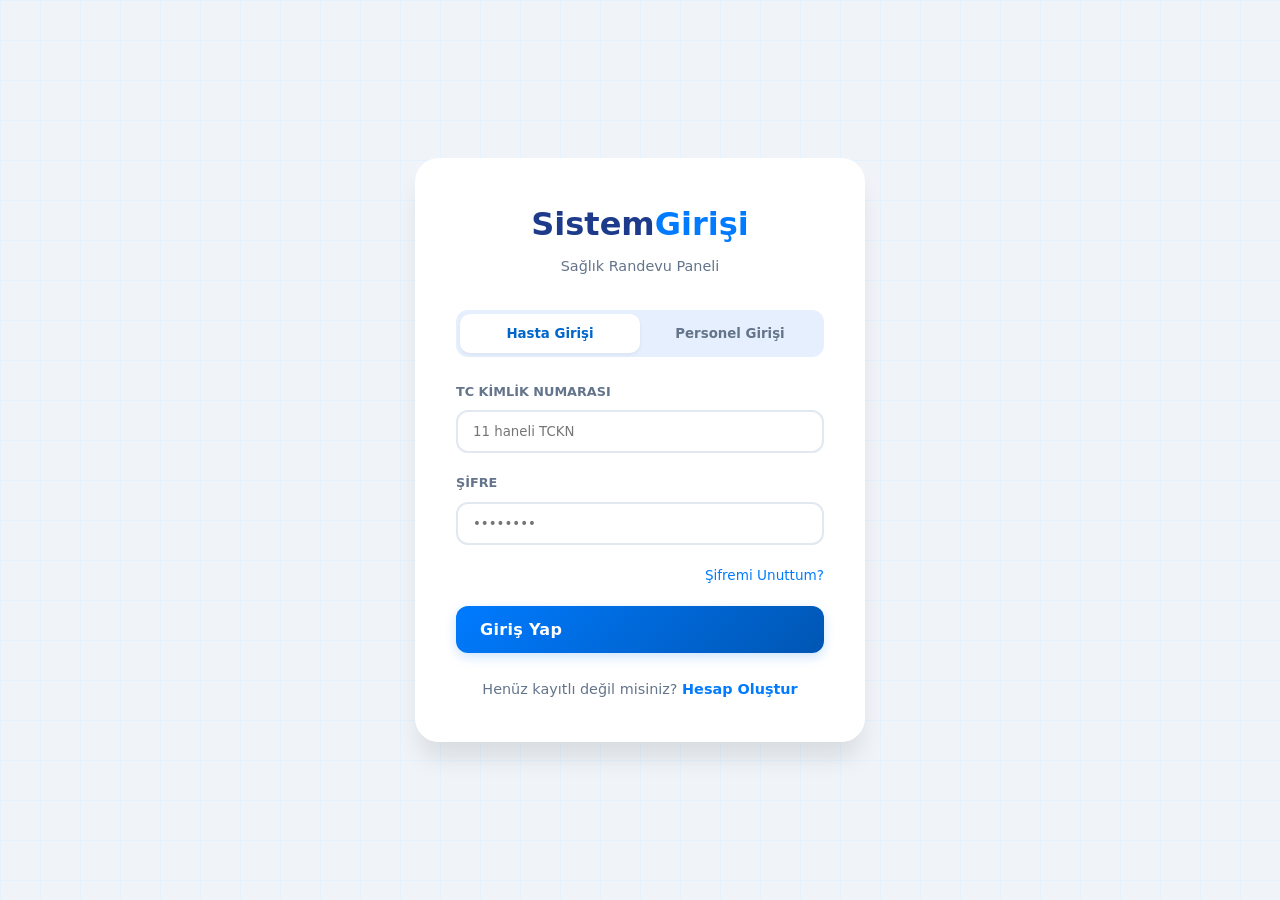
<file: src/main/resources/static/patient.html>
<!DOCTYPE html>
<html lang="tr">

<head>
    <meta charset="UTF-8">
    <meta name="viewport" content="width=device-width, initial-scale=1.0">
    <title>MedSoft | Hasta Paneli</title>
    <link rel="stylesheet" href="css/style.css">
    <link rel="icon" href="https://api.iconify.design/fa6-solid:heart-pulse.svg?color=%23e11d48" type="image/svg+xml">

    <style>
        .tab-content.active {
            display: block !important;
        }

        .info-grid {
            display: grid;
            grid-template-columns: repeat(auto-fit, minmax(200px, 1fr));
            gap: 20px;
            padding: 10px 0;
        }

        .info-card-box {
            background: #f8fafc;
            padding: 18px;
            border-radius: 15px;
            border: 1px solid #e2e8f0;
            transition: transform 0.3s ease;
        }

        .info-card-box:hover {
            transform: translateY(-3px);
            border-color: var(--primary-blue);
        }

        .info-card-box strong {
            display: block;
            color: var(--text-gray);
            font-size: 0.75rem;
            text-transform: uppercase;
            margin-bottom: 5px;
        }

        .info-card-box span {
            font-weight: 700;
            color: var(--dark-blue);
            font-size: 1rem;
        }



 /* Sidebar içindeki tüm SVG ikonlar için */
.nav-icon, .sidebar svg {
    vertical-align: middle; /* İkonu metnin tam ortasına hizalar */
    margin-right: 12px;    /* Metin ile ikon arasındaki mesafe */
    flex-shrink: 0;        /* Ekran küçülünce ikonun ezilmesini engeller */
    width: 20px;           /* Sabit genişlik */
    height: 20px;          /* Sabit yükseklik */
}

/* Menü öğelerini esnek (flex) yapmak hizalamayı garantiler */
.sidebar ul li {
    display: flex;
    align-items: center;
    padding: 12px 20px;
    cursor: pointer;
    transition: all 0.2s ease;
}

/* Menünün üzerine gelince ikonun ve yazının rengini değiştir */
.sidebar ul li:hover {
    color: #e11d48; /* MedSoft temasına uygun kırmızı/pembe tonu */
    background-color: #f1f5f9; /* Hafif bir gri arka plan */
}

/* Hover anında ikonun hafifçe büyümesi için (opsiyonel) */
.sidebar ul li:hover svg {
    transform: scale(1.1);
}

/* Aktif olan menünün rengi */
.sidebar ul li.active {
    color: #e11d48;
    font-weight: 600;
}

/* Sidebar içindeki liste öğelerinin varsayılan hali */
.nav-link {
    display: flex;
    align-items: center;
    padding: 12px 20px;
    color: #64748b; /* Varsayılan gri tonu */
    text-decoration: none;
    transition: all 0.3s ease; /* Renk geçişinin yumuşak olması için */
    cursor: pointer;
}

/* Üzerine gelince (Hover durumu) */
.nav-link:hover {
    color: #e11d48 !important; /* MedSoft kırmızısı */
    background-color: #fff1f2; /* Hafif kırmızımsı arka plan */
}

/* İkonların renk değişimi için (SVG kullanıyorsan) */
.nav-link:hover svg {
    stroke: #e11d48; /* İkon rengini yazı rengiyle eşitle */
    transform: translateX(5px); /* Hafif sağa kayma efekti (opsiyonel) */
}

/* Aktif olan menü öğesi her zaman renkli kalsın */
.nav-link.active {
    color: #e11d48;
    background-color: #fff1f2;
    font-weight: 600;
}

.nav-link.active svg {
    stroke: #e11d48;
}

/* Sidebar genel arka planı lacivert olduğu için */
.sidebar {
    background-color: #1e3a8a; /* Görseldeki koyu lacivert tonu */
    padding: 20px 0;
}
.sidebar {
    background-color: #1e3a8a; /* Görseldeki lacivert tonu */
    min-height: 100vh;
}

.medsoft-logo {
    display: flex;
    align-items: center;
    gap: 12px;
    padding: 20px;
    text-decoration: none;
}

.heart-pulse-icon {
    /* Kalp rengi sabit kırmızı (#e11d48) */
    color: #e11d48 !important; 
    width: 40px !important;
    height: 40px !important;
    filter: drop-shadow(0 0 2px rgba(225, 29, 72, 0.5));
    transition: transform 0.3s ease;
}

.logo-text {
    font-size: 26px;
    font-weight: 800;
    /* Metin rengi lacivert üzerinde beyaz olmalı */
    color: #ffffff !important; 
    letter-spacing: -0.5px;
}

/* Hover durumunda sadece ikonun hafif büyümesini sağladık, renk sabit kalır */
.medsoft-logo:hover .heart-pulse-icon {
    transform: scale(1.1);
}
    </style>
</head>

<body>

 <aside class="sidebar">
    <div class="medsoft-logo">
        <svg xmlns="http://www.w3.org/2000/svg" viewBox="0 0 24 24" fill="none" stroke="currentColor" stroke-width="2.2" stroke-linecap="round" stroke-linejoin="round" class="heart-pulse-icon">
            <path d="M19 14c1.49-1.46 3-3.21 3-5.5A5.5 5.5 0 0 0 16.5 3c-1.76 0-3 .5-4.5 2-1.5-1.5-2.74-2-4.5-2A5.5 5.5 0 0 0 2 8.5c0 2.3 1.5 4.05 3 5.5l7 7Z"/>
            <path d="M3.22 12H9.5l.5-1 2 4.5 2-7 1.5 3.5h5.27"/>
        </svg>
        <span class="logo-text">MedSoft</span>
    </div>

    



        <div class="sidebar-user-info">
            <div id="avatarInitial" class="avatar-circle">-</div>
            <p id="patientFullName" style="color: white; font-weight: 600; margin: 0;">Yükleniyor...</p>
        </div>

        <nav>
<ul>
    <!-- Randevularım -->
    <li id="link-appointments" class="nav-link active" onclick="showSection('appointments', this)">
        <svg xmlns="http://www.w3.org/2000/svg" width="20" height="20" viewBox="0 0 24 24" fill="none" stroke="currentColor" stroke-width="2" stroke-linecap="round" stroke-linejoin="round" class="nav-icon" style="margin-right: 10px;">
            <path d="M8 2v4"/><path d="M16 2v4"/><rect width="18" height="18" x="3" y="4" rx="2"/><path d="M3 10h18"/><path d="m9 16 2 2 4-4"/>
        </svg>
        <span>Randevularım</span>
    </li>

    <!-- Randevu Al -->
    <li id="link-get-appointment" class="nav-link" onclick="showSection('get-appointment', this)">
        <svg xmlns="http://www.w3.org/2000/svg" width="20" height="20" viewBox="0 0 24 24" fill="none" stroke="currentColor" stroke-width="2" stroke-linecap="round" stroke-linejoin="round" class="nav-icon" style="margin-right: 10px;">
            <circle cx="12" cy="12" r="10"/><line x1="12" x2="12" y1="8" y2="16"/><line x1="8" x2="16" y1="12" y2="12"/>
        </svg>
        <span>Randevu Al</span>
    </li>

    <!-- Kişisel Bilgiler -->
    <li id="link-my-info" class="nav-link" onclick="showSection('my-info', this)">
        <svg xmlns="http://www.w3.org/2000/svg" width="20" height="20" viewBox="0 0 24 24" fill="none" stroke="currentColor" stroke-width="2" stroke-linecap="round" stroke-linejoin="round" class="nav-icon" style="margin-right: 10px;">
            <circle cx="12" cy="12" r="10"/><circle cx="12" cy="10" r="3"/><path d="M7 20.662V19a2 2 0 0 1 2-2h6a2 2 0 0 1 2 2v1.662"/>
        </svg>
        <span>Kişisel Bilgiler</span>
    </li>

    <!-- Güvenlik Ayarları -->
    <li id="link-profile-settings" class="nav-link" onclick="showSection('profile-settings', this)">
        <svg xmlns="http://www.w3.org/2000/svg" width="20" height="20" viewBox="0 0 24 24" fill="none" stroke="currentColor" stroke-width="2" stroke-linecap="round" stroke-linejoin="round" class="nav-icon" style="margin-right: 10px;">
            <path d="M12 22s8-4 8-10V5l-8-3-8 3v7c0 6 8 10 8 10"/><path d="m9 12 2 2 4-4"/>
        </svg>
        <span>Güvenlik Ayarları</span>
    </li>

    <!-- Cezalarım -->
    <li id="link-my-penalties" class="nav-link" onclick="showSection('my-penalties', this)">
        <svg xmlns="http://www.w3.org/2000/svg" width="20" height="20" viewBox="0 0 24 24" fill="none" stroke="currentColor" stroke-width="2" stroke-linecap="round" stroke-linejoin="round" class="nav-icon" style="margin-right: 10px;">
            <circle cx="12" cy="12" r="10"/><line x1="4.93" x2="19.07" y1="4.93" y2="19.07"/>
        </svg>
        <span>Cezalarım</span>
    </li>

    <!-- Güvenli Çıkış -->
    <li class="logout-item" onclick="logout()">
        <svg xmlns="http://www.w3.org/2000/svg" width="20" height="20" viewBox="0 0 24 24" fill="none" stroke="currentColor" stroke-width="2" stroke-linecap="round" stroke-linejoin="round" class="nav-icon" style="margin-right: 10px;">
            <path d="M9 21H5a2 2 0 0 1-2-2V5a2 2 0 0 1 2-2h4"/><polyline points="16 17 21 12 16 7"/><line x1="21" x2="9" y1="12" y2="12"/>
        </svg>
        <span>Güvenli Çıkış</span>
    </li>
</ul>
        </nav>
    </aside>

    <main class="main-content">
        <header class="content-header">
            <h2 id="section-title">Randevularım</h2>
            <div class="user-status">
                <div class="status-indicator"></div>
                Sistem Çevrimiçi
            </div>
        </header>

        <section id="appointments" class="tab-content active">
            <div class="card">
                <div class="card-header" style="display: flex; justify-content: space-between; align-items: center;">
                    <h2><i class="fas fa-calendar-check"></i> Randevu Geçmişi</h2>
                    <div class="filter-group">
                        <button onclick="filterAppointments('all')" id="btn-all"
                            class="filter-btn active-filter">Tümü</button>
                        <button onclick="filterAppointments('active')" id="btn-active" class="filter-btn">Aktif</button>
                        <button onclick="filterAppointments('past')" id="btn-past" class="filter-btn">Geçmiş</button>
                    </div>
                </div>
                <div class="table-container">
                    <table>
                        <thead>
    <tr>
        <th>Doktor</th>
        <th>Klinik</th>
        <th>Hastane</th> <!-- Yeni Eklendi -->
        <th>Şehir / İlçe</th> <!-- Yeni Eklendi -->
        <th>Tarih & Saat</th>
        <th>Durum</th>
        <th>İşlem</th>
    </tr>
</thead>
                        <tbody id="appointmentTableBody">
                        </tbody>
                    </table>
                </div>
            </div>
        </section>

        <section id="my-info" class="tab-content">
            <div class="card">
                <div class="card-header">
                    <h2><i class="fas fa-info-circle"></i> Profil Bilgileri</h2>
                </div>
                <div class="info-grid">
                    <div class="info-card-box">
                        <strong>T.C. KİMLİK NO</strong>
                        <span id="infoTckn">--</span>
                    </div>
                    <div class="info-card-box">
                        <strong>AD SOYAD</strong>
                        <span id="infoName">--</span>
                    </div>
                    <div class="info-card-box">
                        <strong>E-POSTA</strong>
                        <span id="infoEmail">--</span>
                    </div>
                    <div class="info-card-box">
                        <strong>KAN GRUBU</strong>
                        <span id="infoBlood">--</span>
                    </div>
                </div>
            </div>
        </section>

        <section id="profile-settings" class="tab-content">
            <div class="settings-wrapper">
                <div class="settings-card">
                    <h3><i class="fas fa-key"></i> Şifre Güncelle</h3>
                    <div class="input-field-group">
                        <label>Mevcut Şifre</label>
                        <input type="password" id="currentPassword" placeholder="••••••••">
                    </div>
                    <div class="input-field-group">
                        <label>Yeni Şifre</label>
                        <input type="password" id="newPassword" placeholder="Yeni şifrenizi girin">
                    </div>
                    <div class="input-field-group">
                        <label>Tekrar Yeni Şifre</label>
                        <input type="password" id="confirmPassword" placeholder="Yeni şifreyi onaylayın">
                    </div>
                    <button class="btn-update" onclick="handlePasswordUpdate()">Şifreyi Değiştir</button>
                </div>

                <div class="settings-card">
                    <h3><i class="fas fa-envelope"></i> E-posta Güncelle</h3>
                    <div id="emailStep1">
                        <div class="input-field-group">
                            <label>Yeni E-posta</label>
                            <input type="email" id="newEmail" placeholder="ornek@mail.com">
                        </div>
                        <button class="btn-update" onclick="sendEmailVerification()">Doğrulama Kodu Gönder</button>
                    </div>
                    <div id="emailStep2" style="display: none;">
                        <div class="input-field-group">
                            <label>Doğrulama Kodu</label>
                            <input type="text" id="emailVerifyCode" maxlength="6" placeholder="000000">
                        </div>
                        <button class="btn-update" onclick="confirmEmailUpdate()">Güncellemeyi Onayla</button>
                    </div>
                </div>

            </div>
        </section>

        <section id="my-penalties" class="tab-content">
            <div class="card">
                <div class="card-header">
                    <h2><i class="fas fa-ban"></i> Ceza Durumu</h2>
                </div>
                <div id="penaltiesContent" style="padding: 20px; text-align: center;">
                    <div class="loading-spinner">Yükleniyor...</div>
                </div>
            </div>
        </section>

        <section id="get-appointment" class="tab-content" style="padding: 0; margin: 0; background: transparent;">
            <iframe src="appointment.html" id="appointmentFrame"
                style="width: 100%; height: 100vh; border: none; display: block; margin: 0; padding: 0;"
                scrolling="yes">
            </iframe>
        </section>
    </main>

    <script>
        window.showSection = function (sectionId, element) {
            const allSections = document.querySelectorAll('.tab-content');
            allSections.forEach(s => {
                s.classList.remove('active');
                s.style.display = 'none';
            });

            document.querySelectorAll('.nav-link').forEach(l => l.classList.remove('active'));

            const target = document.getElementById(sectionId);
            if (target) {
                target.classList.add('active');
                target.style.display = 'block';
            }

            if (element) {
                element.classList.add('active');
            } else {
                const link = document.getElementById('link-' + sectionId);
                if (link) link.classList.add('active');
            }

            if (sectionId === 'get-appointment') {
                const frame = document.getElementById('appointmentFrame');
                if (frame) {
                    frame.contentWindow.location.reload();
                }
            }
        };


        window.filterAppointments = async function (type) {
            document.querySelectorAll('.filter-btn').forEach(btn => btn.classList.remove('active-filter'));
            const activeBtn = document.getElementById('btn-' + type);
            if (activeBtn) activeBtn.classList.add('active-filter');

            const authData = JSON.parse(localStorage.getItem('user'));
            if (!authData || !authData.token) {
                console.error("Kullanıcı oturum verisi bulunamadı!");
                return;
            }

            const userId = authData.user.id;
            const BASE_URL = 'https://medsoft.up.railway.app/api/appointments';
            let url = '';

            if (type === 'past') {
                url = `${BASE_URL}/patient/${userId}/past`;
            } else if (type === 'active') {
                url = `${BASE_URL}/patient/${userId}`;
            } else { // 'all'
                url = `${BASE_URL}/patient/${userId}`;
            }

            try {
                const response = await fetch(url, {
                    method: 'GET',
                    headers: {
                        'Authorization': 'Bearer ' + authData.token,
                        'Content-Type': 'application/json'
                    }
                });

                if (!response.ok) throw new Error(`Sunucu hatası: ${response.status}`);

                let data = await response.json();

                // DTO'daki canCancel alanını kullanarak filtrele
                if (type === 'active') {
                    data = data.filter(app => app.canCancel === true);
                } else if (type === 'past') {
                    data = data.filter(app => app.canCancel === false);
                }


                renderTable(data);

            } catch (error) {
                console.error("Filtreleme sırasında hata oluştu:", error);
                renderTable([]);
            }
        };

        // Ceza bilgilerini çek
        async function loadPenalties() {
            const authData = JSON.parse(localStorage.getItem('user'));
            if (!authData || !authData.token) return;

            const container = document.getElementById('penaltiesContent');
            if (!container) return;

            try {
                const response = await fetch('https://medsoft.up.railway.app/api/penalties/me', {
                    method: 'GET',
                    headers: {
                        'Authorization': 'Bearer ' + authData.token,
                        'Content-Type': 'application/json'
                    }
                });

                if (!response.ok) {
                    throw new Error('Veri çekilemedi');
                }

                const penalties = await response.json();

                if (!penalties || penalties.length === 0) {
                    container.innerHTML = `
                <div style="text-align: center; padding: 40px;">
                    <i class="fas fa-check-circle" style="font-size: 3.5rem; color: #10b981; margin-bottom: 20px; display: block;"></i>
                    <p style="color: #64748b; font-size: 1.1rem; font-weight: 500;">Aktif bir cezanız bulunmamaktadır.</p>
                    <p style="color: #64748b; font-size: 0.9rem; margin-top: 5px;">Randevularınıza düzenli katılım sağladığınız için teşekkür ederiz.</p>
                </div>
            `;
                    return;
                }

                // Aktif cezaları filtrele
                const activePenalties = penalties.filter(p => p.active === true);

                if (activePenalties.length === 0) {
                    container.innerHTML = `
                <div style="text-align: center; padding: 40px;">
                    <i class="fas fa-check-circle" style="font-size: 3.5rem; color: #10b981; margin-bottom: 20px; display: block;"></i>
                    <p style="color: #64748b; font-size: 1.1rem; font-weight: 500;">Aktif bir cezanız bulunmamaktadır.</p>
                    <p style="color: #64748b; font-size: 0.9rem; margin-top: 5px;">Randevularınıza düzenli katılım sağladığınız için teşekkür ederiz.</p>
                </div>
            `;
                } else {
                    // Aktif cezaları göster
                    container.innerHTML = `
                <div style="background: #fef3c7; border-radius: 16px; padding: 20px; margin-bottom: 20px;">
                    <div style="display: flex; align-items: center; gap: 12px; margin-bottom: 15px;">
                        <i class="fas fa-exclamation-triangle" style="color: #f59e0b; font-size: 1.8rem;"></i>
                        <h3 style="color: #92400e; margin: 0;">Aktif Cezalarınız</h3>
                    </div>
                    ${activePenalties.map(penalty => `
                        <div style="background: white; border-radius: 12px; padding: 15px; margin-bottom: 10px; border-left: 4px solid #f59e0b;">
                            <p><strong>📅 Ceza Başlangıç:</strong> ${new Date(penalty.penaltyStartDate).toLocaleString('tr-TR')}</p>
                            <p><strong>📅 Ceza Bitiş:</strong> ${new Date(penalty.penaltyEndDate).toLocaleString('tr-TR')}</p>
                            <p><strong>⏳ Kalan Süre:</strong> <span style="color: #dc2626; font-weight: bold;">${calculateRemainingDays(penalty.penaltyEndDate)}</span></p>
                            <p><strong>⚠️ Durum:</strong> <span style="color: #dc2626;">Aktif - Randevu Alamazsınız!</span></p>
                        </div>
                    `).join('')}
                </div>
            `;
                }

                // Geçmiş cezaları da göster
                const pastPenalties = penalties.filter(p => p.active === false);
                if (pastPenalties.length > 0) {
                    container.innerHTML += `
                <div style="background: #f1f5f9; border-radius: 16px; padding: 20px; margin-top: 20px;">
                    <div style="display: flex; align-items: center; gap: 12px; margin-bottom: 15px;">
                        <i class="fas fa-history" style="color: #64748b; font-size: 1.5rem;"></i>
                        <h3 style="color: #475569; margin: 0;">Geçmiş Cezalarınız</h3>
                    </div>
                    ${pastPenalties.map(penalty => `
                        <div style="background: white; border-radius: 12px; padding: 15px; margin-bottom: 10px; border-left: 4px solid #64748b; opacity: 0.8;">
                            <p><strong>📅 Ceza Başlangıç:</strong> ${new Date(penalty.penaltyStartDate).toLocaleString('tr-TR')}</p>
                            <p><strong>📅 Ceza Bitiş:</strong> ${new Date(penalty.penaltyEndDate).toLocaleString('tr-TR')}</p>
                            <p><strong>✅ Durum:</strong> <span style="color: #10b981;">Tamamlandı</span></p>
                        </div>
                    `).join('')}
                </div>
            `;
                }

            } catch (error) {
                console.error("Ceza bilgileri yüklenirken hata:", error);
                container.innerHTML = `
            <div style="text-align: center; padding: 40px;">
                <i class="fas fa-exclamation-circle" style="font-size: 3.5rem; color: #ef4444; margin-bottom: 20px; display: block;"></i>
                <p style="color: #64748b;">Ceza bilgileri yüklenirken bir hata oluştu.</p>
                <button onclick="loadPenalties()" class="btn-primary" style="margin-top: 15px;">Tekrar Dene</button>
            </div>
        `;
            }
        }

        // Kalan gün hesaplama
        function calculateRemainingDays(endDateStr) {
            const endDate = new Date(endDateStr);
            const now = new Date();
            const diffMs = endDate - now;
            const diffDays = Math.ceil(diffMs / (1000 * 60 * 60 * 24));

            if (diffDays <= 0) return "Süre doldu";
            if (diffDays === 1) return "1 gün kaldı";
            return `${diffDays} gün kaldı`;
        }
        function renderTable(data) {
    const tbody = document.getElementById("appointmentTableBody");
    tbody.innerHTML = ""; // Önce tabloyu temizle

    if (data.length === 0) {
        tbody.innerHTML = '<tr><td colspan="7" style="text-align:center;">Randevu bulunamadı.</td></tr>';
        return;
    }

    data.forEach(app => {
        const row = document.createElement("tr");

        row.innerHTML = `
            <td>${app.doctorName || '-'}</td>
            <td>${app.clinicName || '-'}</td>
            <td>${app.hospitalName || 'Hastane Bilgisi Yok'}</td> <!-- Yeni -->
            <td>${app.cityName || '-'} / ${app.districtName || '-'}</td> <!-- Yeni -->
            <td>${app.appointmentDate || '-'}</td>
            <td><span class="status-badge">${app.status || '-'}</span></td>
            <td>
                ${app.canCancel 
                    ? `<button class="btn-cancel" onclick="cancelAppointment(${app.id})">İptal Et</button>` 
                    : '<span class="text-muted">İşlem Yapılamaz</span>'}
            </td>
        `;
        tbody.appendChild(row);
    });
}

        window.handlePasswordUpdate = async function () {
            const cpEl = document.getElementById('currentPassword');
            const npEl = document.getElementById('newPassword');
            const confEl = document.getElementById('confirmPassword');

            if (npEl.value !== confEl.value) {
                alert("Yeni şifreler eşleşmiyor!");
                return;
            }

            const authData = JSON.parse(localStorage.getItem('user'));

            try {
                const response = await fetch('https://medsoft.up.railway.app/api/auth/reset-password-logged-in', {
                    method: 'POST',
                    headers: {
                        'Content-Type': 'application/json',
                        'Authorization': 'Bearer ' + authData.token
                    },
                    body: JSON.stringify({
                        tckn: authData.user.tckn,
                        currentPassword: cpEl.value,
                        newPassword: npEl.value
                    })
                });

                if (response.ok) {
                    alert("Şifre güncellendi, tekrar giriş yapınız.");
                    window.logout();
                } else {
                    const err = await response.json();
                    alert("Hata: " + err.message);
                }
            } catch (error) {
                alert("Sunucu hatası!");
            }
        };

        document.addEventListener('DOMContentLoaded', () => {
            const authData = JSON.parse(localStorage.getItem('user'));
            if (!authData || !authData.user) {
                window.location.href = 'index.html';
                return;
            }

            const user = authData.user;

            const capitalize = (str) => str ? str.toLowerCase().replace(/\b\w/g, l => l.toUpperCase()) : "";
            const formatBloodGroup = (bg) => {
                const mapping = {
                    'A_POSITIVE': 'A+', 'A_NEGATIVE': 'A-', 'B_POSITIVE': 'B+', 'B_NEGATIVE': 'B-',
                    'AB_POSITIVE': 'AB+', 'AB_NEGATIVE': 'AB-', 'O_POSITIVE': '0+', 'O_NEGATIVE': '0-'
                };
                return mapping[bg] || bg;
            };

            const fullName = capitalize(`${user.firstName} ${user.lastName}`);

            if (document.getElementById('patientFullName')) {
                document.getElementById('patientFullName').textContent = fullName;
            }
            if (document.getElementById('infoName')) {
                document.getElementById('infoName').textContent = fullName;
            }

            if (document.getElementById('avatarInitial') && user.firstName) {
                document.getElementById('avatarInitial').textContent = user.firstName.charAt(0).toUpperCase();
            }

            const fields = {
                'infoTckn': user.tckn,
                'infoEmail': user.email,
                'infoBlood': formatBloodGroup(user.bloodGroup),
                'infoAge': user.age || "--"
            };

            Object.entries(fields).forEach(([id, value]) => {
                const el = document.getElementById(id);
                if (el) el.textContent = value || "--";
            });
            loadPenalties();
        });

        window.logout = function () {
            localStorage.clear();
            window.location.href = 'index.html';
        };

        /*  window.sendEmailVerification = async function () {
              const email = document.getElementById("newEmail")?.value;
  
              if (!email) {
                  alert("Lütfen e-posta adresinizi giriniz!");
                  return;
              }
  
              if (!email.includes("@") || !email.includes(".")) {
                  alert("Geçerli bir e-posta adresi giriniz!");
                  return;
              }
  
              const sendBtn = event.target;
              sendBtn.disabled = true;
              sendBtn.innerHTML = 'Gönderiliyor...';
  
              try {
                  const authData = JSON.parse(localStorage.getItem('user'));
                  const token = authData?.token;
                  const tckn = authData?.user?.tckn;
  
  
                  const res = await fetch('http://localhost:8080/api/auth/send-verification-code', {
                      method: 'POST',
                      headers: {
                          'Content-Type': 'application/json',
                          'Authorization': `Bearer ${token}`
                      },
                      body: JSON.stringify({ email: email, tckn: tckn })
                  });
  
                  const data = await res.json();
                 
  
                  if (res.ok) {
                      document.getElementById("emailStep1").style.display = 'none';
                      document.getElementById("emailStep2").style.display = 'block';
                      alert("✅ Doğrulama kodu e-posta adresinize gönderildi!");
                  } else {
                      alert("❌ Hata: " + (data.message || "Kod gönderilemedi!"));
                  }
              } catch (e) {
                  console.error("Email doğrulama hatası:", e);
                  alert("❌ Bağlantı hatası! Lütfen tekrar deneyin.");
              } finally {
                  sendBtn.disabled = false;
                  sendBtn.innerHTML = 'Kod Gönder';
              }
          };
  
          window.confirmEmailUpdate = async function () {
              const code = document.getElementById("emailVerifyCode")?.value;
              const email = document.getElementById("newEmail")?.value;
              const confirmBtn = event.target;
  
              if (!code || code.length !== 6) {
                  alert("Lütfen 6 haneli doğrulama kodunu giriniz!");
                  return;
              }
  
              confirmBtn.disabled = true;
              confirmBtn.innerHTML = 'Onaylanıyor...';
  
              try {
                  const authData = JSON.parse(localStorage.getItem('user'));
                  const token = authData?.token;
                  const tckn = authData?.user?.tckn;
  
                  const res = await fetch('http://localhost:8080/api/auth/verify-email-update', {
                      method: 'POST',
                      headers: {
                          'Content-Type': 'application/json',
                          'Authorization': `Bearer ${token}`
                      },
                      body: JSON.stringify({
                          code: code,
                          newEmail: email,
                          tckn: tckn
                      })
                  });
  
                  const data = await res.json();
  
                  if (res.ok) {
                      alert("✅ E-posta başarıyla güncellendi! Lütfen tekrar giriş yapın.");
                      localStorage.clear();
                      window.location.href = "index.html";
                  } else {
                      alert("❌ " + (data.message || "Kod hatalı veya süresi dolmuş!"));
                      document.getElementById("emailStep1").style.display = 'block';
                      document.getElementById("emailStep2").style.display = 'none';
                  }
              } catch (e) {
                  console.error("Email onaylama hatası:", e);
                  alert("❌ Bağlantı hatası!");
              } finally {
                  confirmBtn.disabled = false;
                  confirmBtn.innerHTML = 'Onayla';
              }
          };
          */
        window.cancelAppointment = async function (appointmentId) {
            if (!confirm("Bu randevuyu iptal etmek istediğinize emin misiniz? (24 saat kuralı geçerlidir)")) return;

            const authData = JSON.parse(localStorage.getItem('user'));

            try {
                const response = await fetch(`https://medsoft.up.railway.app/api/appointments/${appointmentId}/cancel`, {
                    method: 'PUT',
                    headers: {
                        'Authorization': 'Bearer ' + authData.token,
                        'Content-Type': 'application/json'
                    }
                });

                if (response.ok) {
                    alert("Randevu başarıyla iptal edildi.");
                    window.filterAppointments('all');
                } else {
                    const errorText = await response.text();
                    alert("Hata: " + errorText);
                }
            } catch (error) {
                console.error("İptal hatası:", error);
                alert("Bağlantı hatası oluştu.");
            }
        };

        function showError(msg) {
            const errorBox = document.getElementById("errorBox");
            if (errorBox) {
                errorBox.style.display = "block";
                errorBox.style.backgroundColor = "#fee2e2";
                errorBox.style.color = "#991b1b";
                errorBox.innerHTML = `<i class="fas fa-exclamation-circle"></i> ${msg}`;
                setTimeout(() => {
                    errorBox.style.display = "none";
                }, 5000);
            } else {
                alert(msg);
            }
        }

        function showSuccess(msg) {
            const errorBox = document.getElementById("errorBox");
            if (errorBox) {
                errorBox.style.display = "block";
                errorBox.style.backgroundColor = "#d1fae5";
                errorBox.style.color = "#065f46";
                errorBox.innerHTML = `<i class="fas fa-check-circle"></i> ${msg}`;
                setTimeout(() => {
                    errorBox.style.display = "none";
                }, 5000);
            } else {
                alert(msg);
            }
        }
    </script>
</body>

</html>
</file>
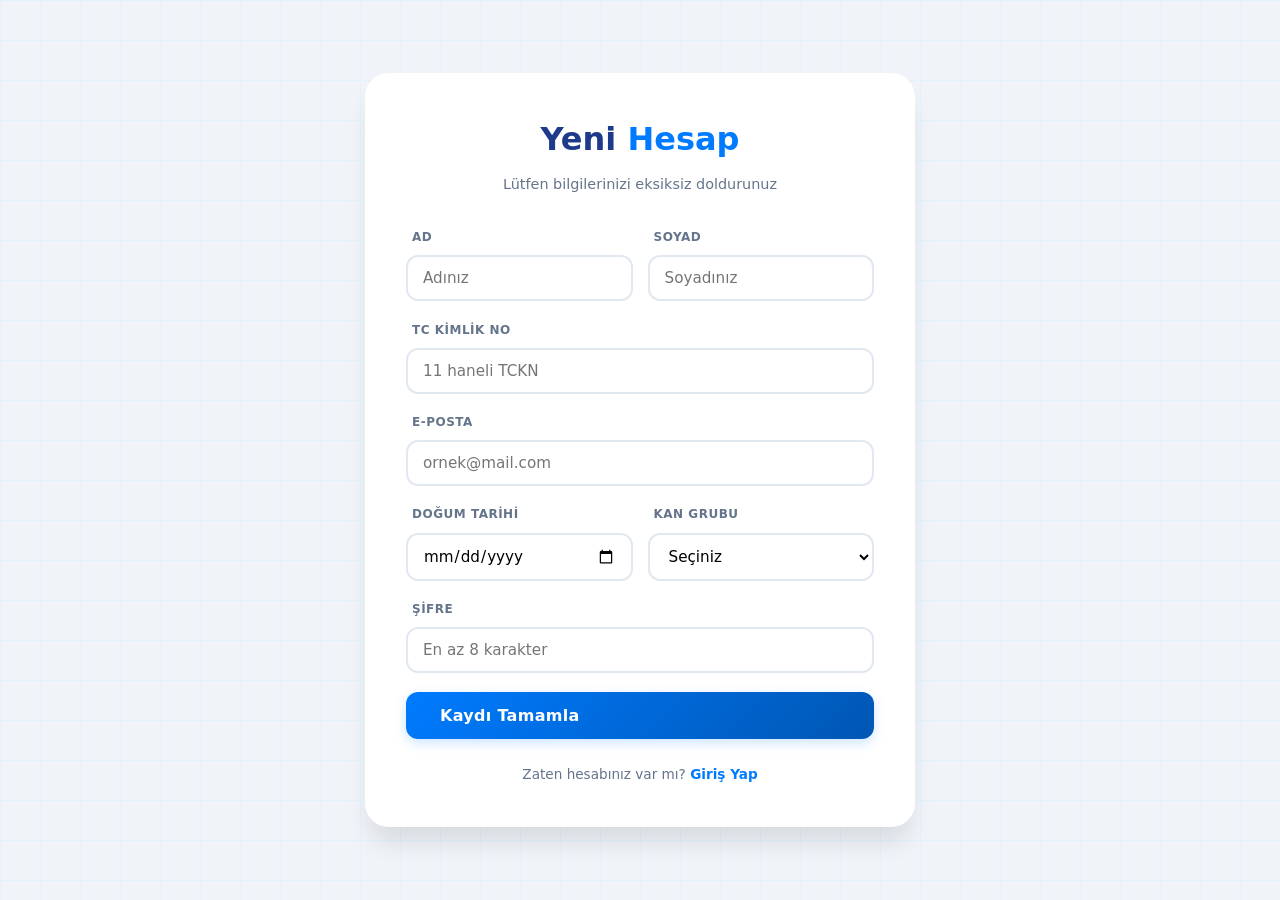
<file: src/main/resources/static/register.html>
<!DOCTYPE html>
<html lang="tr">

<head>
    <meta charset="UTF-8">
    <meta name="viewport" content="width=device-width, initial-scale=1.0">
    <title>Kayıt Ol | MedSoft</title>
    <link rel="icon" href="https://api.iconify.design/fa6-solid:heart-pulse.svg?color=%23e11d48" type="image/svg+xml">
    <link rel="stylesheet" href="css/style.css">
    <style>
        /* Kayıt sayfasına özel ek merkezleme */
        body {
            display: flex;
            justify-content: center;
            align-items: center;
            padding: 40px 20px;
        }

        .auth-card {
            background: rgba(255, 255, 255, 0.95);
            backdrop-filter: blur(10px);
            padding: 2.5rem;
            border-radius: 24px;
            width: 100%;
            max-width: 550px;
            box-shadow: 0 20px 25px -5px rgba(0, 0, 0, 0.1);
            border: 1px solid rgba(255, 255, 255, 0.5);
        }

        .auth-header {
            text-align: center;
            margin-bottom: 2rem;
        }

        .auth-header h1 {
            margin-bottom: 0.5rem;
        }

        .auth-header h1 span {
            color: var(--primary-blue);
        }

        .auth-header p {
            color: var(--text-gray);
            font-size: 0.9rem;
        }

        .form-row {
            display: grid;
            grid-template-columns: 1fr 1fr;
            gap: 15px;
            margin-bottom: 0;
        }

        .input-group {
            margin-bottom: 1.2rem;
        }

        .input-group label {
            display: block;
            font-size: 0.75rem;
            font-weight: 700;
            color: var(--text-gray);
            margin-bottom: 8px;
            text-transform: uppercase;
            letter-spacing: 0.5px;
        }

        .input-group label i {
            margin-right: 6px;
            color: var(--primary-blue);
        }

        .input-group input,
        .input-group select {
            width: 100%;
            padding: 12px 15px;
            border: 2px solid #e2e8f0;
            border-radius: 12px;
            font-size: 0.95rem;
            transition: all 0.3s ease;
            background: #ffffff;
        }

        .input-group input:focus,
        .input-group select:focus {
            outline: none;
            border-color: var(--primary-blue);
            box-shadow: 0 0 0 3px rgba(0, 123, 255, 0.1);
        }

        .error-box {
            background: #fee2e2;
            color: #991b1b;
            padding: 12px;
            border-radius: 10px;
            margin-bottom: 20px;
            font-size: 0.85rem;
            display: none;
            border: 1px solid #fecaca;
        }

        .btn-primary {
            width: 100%;
            padding: 14px;
            background: linear-gradient(135deg, #007bff 0%, #0056b3 100%);
            color: white;
            border: none;
            border-radius: 12px;
            font-weight: 700;
            font-size: 1rem;
            cursor: pointer;
            transition: all 0.3s ease;
            margin-top: 10px;
        }

        .btn-primary:hover {
            transform: translateY(-2px);
            box-shadow: 0 6px 15px rgba(0, 123, 255, 0.3);
        }

        .auth-footer {
            text-align: center;
            margin-top: 25px;
            font-size: 0.85rem;
            color: var(--text-gray);
        }

        .auth-footer a {
            color: var(--primary-blue);
            text-decoration: none;
            font-weight: 700;
        }

        .auth-footer a:hover {
            text-decoration: underline;
        }

        @media (max-width: 550px) {
            .form-row {
                grid-template-columns: 1fr;
                gap: 0;
            }

            .auth-card {
                padding: 1.8rem;
            }
        }
    </style>
</head>

<body>

    <div class="auth-card">
        <div class="auth-header">
            <h1>Yeni <span>Hesap</span></h1>
            <p><i class="fas fa-user-plus"></i> Lütfen bilgilerinizi eksiksiz doldurunuz</p>
        </div>

        <!-- Hata Mesaj Alanı -->
        <div id="errorBox" class="error-box"></div>

        <form id="registerForm">
            <div class="form-row">
                <div class="input-group">
                    <label><i class="fas fa-user"></i> Ad</label>
                    <input type="text" id="firstName" placeholder="Adınız" required>
                </div>
                <div class="input-group">
                    <label><i class="fas fa-user"></i> Soyad</label>
                    <input type="text" id="lastName" placeholder="Soyadınız" required>
                </div>
            </div>

            <div class="input-group">
                <label><i class="fas fa-id-card"></i> TC Kimlik No</label>
                <input type="text" id="tckn" maxlength="11" placeholder="11 haneli TCKN" required>
            </div>

            <div class="input-group">
                <label><i class="fas fa-envelope"></i> E-posta</label>
                <input type="email" id="email" placeholder="ornek@mail.com" required>
            </div>

            <div class="form-row">
                <div class="input-group">
                    <label><i class="fas fa-calendar"></i> Doğum Tarihi</label>
                    <input type="date" id="birthDate" required>
                </div>
                <div class="input-group">
                    <label><i class="fas fa-tint"></i> Kan Grubu</label>
                    <select id="bloodType" required>
                        <option value="">Seçiniz</option>
                        <option value="A_POSITIVE">A Rh+</option>
                        <option value="A_NEGATIVE">A Rh-</option>
                        <option value="B_POSITIVE">B Rh+</option>
                        <option value="B_NEGATIVE">B Rh-</option>
                        <option value="AB_POSITIVE">AB Rh+</option>
                        <option value="AB_NEGATIVE">AB Rh-</option>
                        <option value="O_POSITIVE">0 Rh+</option>
                        <option value="O_NEGATIVE">0 Rh-</option>
                    </select>
                </div>
            </div>

            <div class="input-group">
                <label><i class="fas fa-key"></i> Şifre</label>
                <input type="password" id="password" placeholder="En az 8 karakter" required>
            </div>

            <button type="submit" class="btn-primary">
                <i class="fas fa-check-circle"></i> Kaydı Tamamla
            </button>
        </form>

        <div class="auth-footer">
            Zaten hesabınız var mı? <a href="index.html"><i class="fas fa-sign-in-alt"></i> Giriş Yap</a>
        </div>
    </div>

    <script> document.addEventListener('DOMContentLoaded', () => {
            const registerForm = document.getElementById('registerForm');
            const errorBox = document.getElementById('errorBox');

            registerForm.addEventListener('submit', async (e) => {
                e.preventDefault();

                errorBox.style.display = 'none';

                const formData = {
                    firstName: document.getElementById('firstName').value,
                    lastName: document.getElementById('lastName').value,
                    tckn: document.getElementById('tckn').value,
                    email: document.getElementById('email').value,
                    birthDate: document.getElementById('birthDate').value,
                    bloodType: document.getElementById('bloodType').value,
                    password: document.getElementById('password').value,
                    username: null
                };

                try {
                    const response = await fetch('https://medsoft.up.railway.app/api/auth/register', {
                        method: 'POST',
                        headers: {
                            'Content-Type': 'application/json'
                        },
                        body: JSON.stringify(formData)
                    });

                    const result = await response.json();

                    if (response.ok) {
                        alert("Kaydınız başarıyla oluşturuldu! Şimdi giriş yapabilirsiniz.");
                        window.location.href = 'index.html';
                    } else {
                        showError(result.message || "Kayıt işlemi başarısız.");
                    }
                } catch (err) {
                    showError("Sunucuya bağlanılamadı. Backend'in çalıştığından emin olun.");
                }
            });

            function showError(msg) {
                errorBox.innerText = msg;
                errorBox.style.display = 'block';
            }
        });</script>
</body>

</html>
</file>
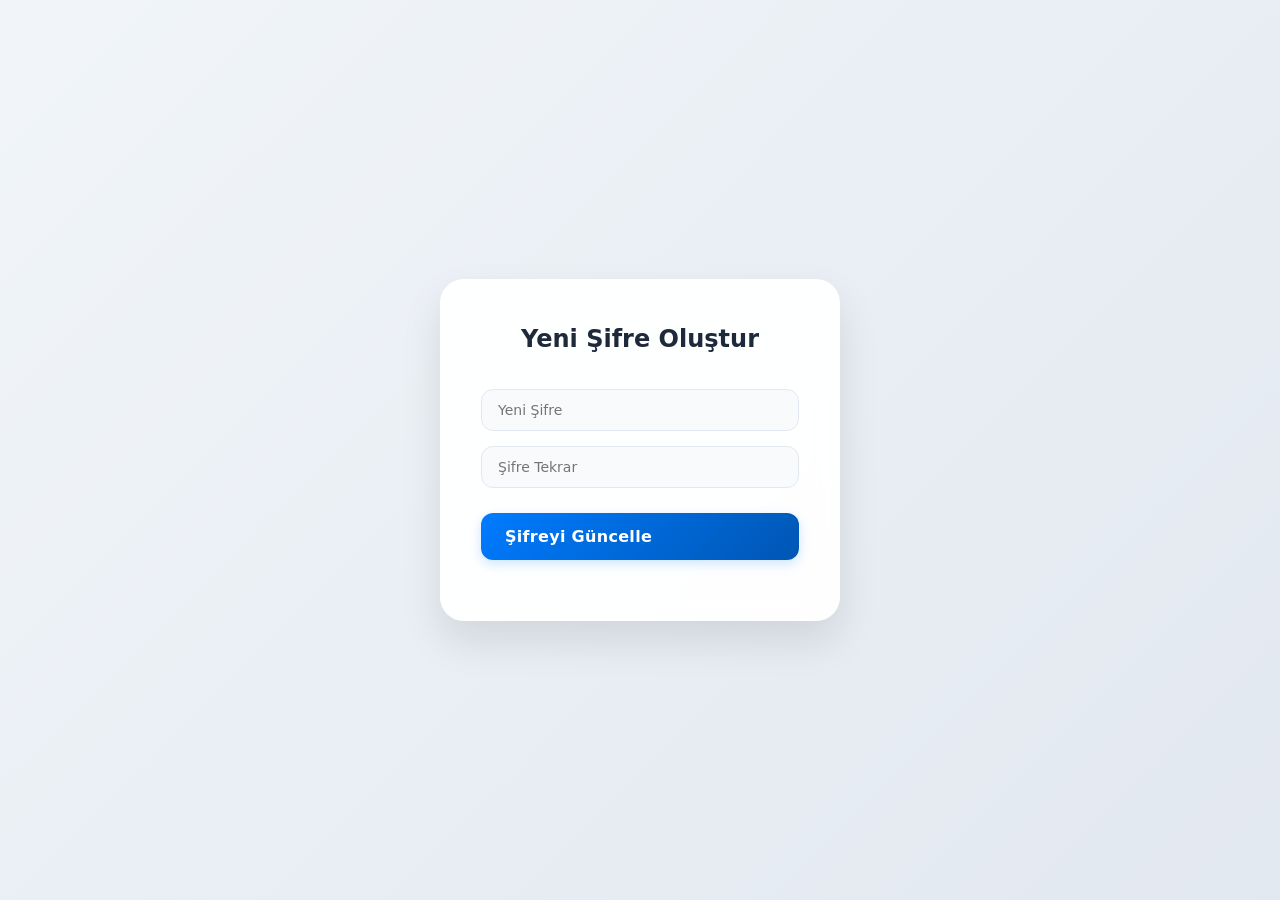
<file: src/main/resources/static/reset-password.html>
<!DOCTYPE html>
<html lang="tr">

<head>
    <meta charset="UTF-8">
    <title>Yeni Şifre Belirle</title>
    <link rel="stylesheet" href="css/style.css">
    <link rel="icon" href="https://api.iconify.design/fa6-solid:heart-pulse.svg?color=%23e11d48" type="image/svg+xml">
    <style>
        /* Genel Arka Plan ve Hizalama */
        body {
            margin: 0;
            padding: 0;
            height: 100vh;
            display: flex;
            align-items: center;
            justify-content: center;
            background: linear-gradient(135deg, #f1f5f9, #e2e8f0);
            background-attachment: fixed;
            font-family: 'Inter', sans-serif;
        }

        /* Şifre Sıfırlama Kartı (Glassmorphism) */
        .login-container {
            background: rgba(255, 255, 255, 0.95);
            backdrop-filter: blur(10px);
            border-radius: 24px;
            padding: 40px;
            width: 100%;
            max-width: 400px;
            box-shadow: 0 20px 40px rgba(0, 0, 0, 0.1);
            border: 1px solid rgba(255, 255, 255, 0.3);
            text-align: center;
            animation: fadeIn 0.5s ease;
        }

        /* Başlık Stili */
        .login-container h2 {
            color: #1e293b;
            font-size: 1.5rem;
            font-weight: 700;
            margin-bottom: 30px;
        }

        /* Form ve Input Düzeni */
        #resetPasswordForm {
            display: flex;
            flex-direction: column;
            gap: 15px;
        }

        input[type="password"] {
            width: 100%;
            padding: 12px 16px;
            border-radius: 12px;
            border: 1px solid #e2e8f0;
            background: #f8fafc;
            font-size: 14px;
            box-sizing: border-box;
            /* Taşmaları önler */
            transition: 0.3s;
        }

        input[type="password"]:focus {
            outline: none;
            border-color: #2563eb;
            background: #ffffff;
            box-shadow: 0 0 0 4px rgba(37, 99, 235, 0.1);
        }

        /* Buton Stili (Dashboard ile uyumlu) */
        .btn-primary {
            background: linear-gradient(135deg, #2563eb, #1d4ed8);
            color: white;
            border: none;
            padding: 14px;
            border-radius: 12px;
            font-weight: 600;
            font-size: 16px;
            cursor: pointer;
            transition: 0.3s;
            margin-top: 10px;
        }

        .btn-primary:hover {
            transform: translateY(-2px);
            box-shadow: 0 5px 15px rgba(37, 99, 235, 0.3);
            background: linear-gradient(135deg, #1d4ed8, #1e40af);
        }

        /* Bilgi Mesajı Alt Kısmı */
        #message {
            margin-top: 20px;
            font-size: 14px;
            color: #64748b;
        }

        /* Senin Dashboard'undaki Animasyon */
        @keyframes fadeIn {
            from {
                opacity: 0;
                transform: translateY(20px);
            }

            to {
                opacity: 1;
                transform: translateY(0);
            }
        }
    </style>
</head>

<body>
    <div class="login-container">
        <h2>Yeni Şifre Oluştur</h2>
        <form id="resetPasswordForm">
            <input type="password" id="newPassword" placeholder="Yeni Şifre" required>
            <input type="password" id="confirmPassword" placeholder="Şifre Tekrar" required>
            <button type="submit" class="btn-primary">Şifreyi Güncelle</button>
        </form>
        <p id="message"></p>
    </div>
    <script> document.getElementById('resetPasswordForm').addEventListener('submit', async (e) => {
            e.preventDefault();

            const urlParams = new URLSearchParams(window.location.search);
            const token = urlParams.get('token');

            const newPassword = document.getElementById('newPassword').value;
            const confirmPassword = document.getElementById('confirmPassword').value;

            if (newPassword !== confirmPassword) {
                alert("Şifreler eşleşmiyor!");
                return;
            }

            try {
                const response = await fetch('https://medsoft.up.railway.app/api/auth/reset-password', {
                    method: 'POST',
                    headers: { 'Content-Type': 'application/json' },
                    body: JSON.stringify({
                        token: token,
                        newPassword: newPassword
                    })
                });

                if (response.ok) {
                    alert("Şifreniz başarıyla güncellendi! Giriş sayfasına yönlendiriliyorsunuz.");
                    window.location.href = 'index.html';
                } else {
                    const errorData = await response.json();
                    const cleanMessage = errorData.message || "İşlem sırasında bir hata oluştu.";
                    alert(cleanMessage);
                }
            } catch (error) {
                alert("Bağlantı hatası! Lütfen internetinizi veya sunucuyu kontrol edin.");
            }
        });</script>
</body>

</html>
</file>
<file: src/main/resources/static/css/style.css>
/* --- DEĞİŞKENLER VE TEMEL AYARLAR --- */
:root {
    --primary-blue: #007bff;
    --light-blue: #e3f2fd;
    --dark-blue: #1e3a8a;
    --medical-red: #ff4757;
    --white: #ffffff;
    --text-gray: #64748b;
    --bg-pattern: #f0f4f8;
    --success-green: #10b981;
    --sidebar-width: 260px;
}

* {
    box-sizing: border-box;
    margin: 0;
    padding: 0;
    font-family: 'Inter', 'Segoe UI', system-ui, sans-serif;
}

body {
    background-color: var(--bg-pattern);
    background-image:
        linear-gradient(var(--light-blue) 1.5px, transparent 1.5px),
        linear-gradient(90deg, var(--light-blue) 1.5px, transparent 1.5px);
    background-size: 40px 40px;
    min-height: 100vh;
    color: var(--dark-blue);
    line-height: 1.6;
    display: flex;

}

.sidebar {
    width: var(--sidebar-width);
    height: 100vh;
    background: var(--dark-blue);
    color: white;
    position: fixed;
    top: 0;
    left: 0;
    display: flex;
    flex-direction: column;
    z-index: 1000;
    box-shadow: 4px 0 10px rgba(0, 0, 0, 0.1);
    overflow-y: auto;
    overflow-x: hidden;
}

.sidebar::-webkit-scrollbar {
    width: 6px;
}

.sidebar::-webkit-scrollbar-thumb {
    background: rgba(255, 255, 255, 0.2);
    border-radius: 10px;
}

.logo {
    padding: 30px;
    font-size: 24px;
    font-weight: 800;
    text-align: center;
    background: rgba(0, 0, 0, 0.2);
    display: flex;
    align-items: center;
    gap: 12px;
    justify-content: center;
}

.sidebar nav {
    flex: 1;
    padding-top: 20px;
}

.sidebar nav ul {
    list-style: none;
}

.sidebar nav ul li {
    padding: 15px 25px;
    cursor: pointer;
    transition: all 0.3s ease;
    display: flex;
    align-items: center;
    gap: 15px;
    font-size: 0.95rem;
    color: rgba(255, 255, 255, 0.8);
}

.sidebar nav ul li i {
    width: 20px;
    text-align: center;
}

.sidebar nav ul li:hover,
.sidebar nav ul li.active {
    background: var(--primary-blue);
    color: white;
    padding-left: 35px;
}

.logout-item {
    margin-top: auto;
    border-top: 1px solid rgba(255, 255, 255, 0.1);
    color: #ff9ea7 !important;
}

/* --- ANA İÇERİK ALANI --- */
.main-content {
    margin-left: var(--sidebar-width);
    padding: 40px;
    width: calc(100% - var(--sidebar-width));
    min-height: 100vh;
}

.content-header {
    display: flex;
    justify-content: space-between;
    align-items: center;
    margin-bottom: 30px;
    background: rgba(255, 255, 255, 0.6);
    padding: 20px;
    border-radius: 15px;
    backdrop-filter: blur(5px);
}

.user-status {
    display: flex;
    align-items: center;
    gap: 8px;
    font-weight: 600;
    font-size: 0.9rem;
}

.status-indicator {
    width: 10px;
    height: 10px;
    background: var(--success-green);
    border-radius: 50%;
    box-shadow: 0 0 8px var(--success-green);
}

/* --- SECTION SİSTEMİ --- */
.tab-content {
    display: none;
    animation: fadeIn 0.4s ease-out;
}

.tab-content.active {
    display: block;
}

@keyframes fadeIn {
    from {
        opacity: 0;
        transform: translateY(10px);
    }

    to {
        opacity: 1;
        transform: translateY(0);
    }
}

.card {
    background: rgba(255, 255, 255, 0.95);
    border-radius: 24px;
    padding: 2rem;
    box-shadow: 0 10px 25px rgba(0, 0, 0, 0.05);
    border: 1px solid rgba(255, 255, 255, 0.5);
    margin-bottom: 2rem;
}

.card-header {
    display: flex;
    align-items: center;
    gap: 12px;
    margin-bottom: 25px;
    padding-bottom: 15px;
    border-bottom: 2px solid var(--light-blue);
}

.card-header h2 {
    font-size: 1.4rem;
    margin: 0;
    color: var(--dark-blue);
}

/* --- PROFİL GRİD DÜZENİ --- */
.profile-grid {
    display: grid;
    grid-template-columns: repeat(auto-fit, minmax(240px, 1fr));
    gap: 20px;
}

.info-item {
    background: var(--white);
    padding: 20px;
    border-radius: 15px;
    border: 1px solid #e2e8f0;
    display: flex;
    flex-direction: column;
    gap: 5px;
    transition: all 0.3s ease;
}

.info-item:hover {
    border-color: var(--primary-blue);
    transform: translateY(-3px);
}

.info-item strong {
    color: var(--text-gray);
    font-size: 0.75rem;
    text-transform: uppercase;
    letter-spacing: 0.5px;
}

.info-item span {
    color: var(--dark-blue);
    font-weight: 700;
    font-size: 1.1rem;
}

/* --- SLOT FORMU --- */
.slot-creation-form .form-row {
    display: grid;
    grid-template-columns: 1fr 1fr;
    gap: 20px;
    margin-bottom: 20px;
}

.form-group {
    display: flex;
    flex-direction: column;
    gap: 8px;
}

.form-group label {
    font-size: 0.85rem;
    font-weight: 700;
    color: var(--text-gray);
}

input[type="datetime-local"] {
    padding: 12px;
    border: 2px solid #e2e8f0;
    border-radius: 12px;
    font-size: 1rem;
}

.btn-primary {
    background: linear-gradient(135deg, var(--primary-blue), #0056b3);
    color: white;
    padding: 15px 30px;
    border: none;
    border-radius: 12px;
    font-weight: 700;
    cursor: pointer;
    display: flex;
    align-items: center;
    gap: 10px;
    width: fit-content;
}

/* --- TABLO VE DURUMLAR --- */
.table-container {
    overflow-x: auto;
}

table {
    width: 100%;
    border-collapse: collapse;
}

th {
    text-align: left;
    padding: 15px;
    background: var(--light-blue);
    font-size: 0.8rem;
    text-transform: uppercase;
}

td {
    padding: 15px;
    border-bottom: 1px solid #edf2f7;
}

.status-badge {
    padding: 6px 12px;
    border-radius: 20px;
    font-size: 0.75rem;
    font-weight: 700;
}

.status-available {
    background: #dcfce7;
    color: #166534;
}

.status-reserved {
    background: #ebf8ff;
    color: #3182ce;
}

.status-cancelled {
    background: #fee2e2;
    color: #991b1b;
}

.btn-cancel {
    background: #fff5f5;
    color: var(--medical-red);
    border: 1px solid var(--medical-red);
    padding: 6px 12px;
    border-radius: 8px;
    cursor: pointer;
    font-weight: 600;
    transition: all 0.2s;
}

.btn-cancel:hover {
    background: var(--medical-red);
    color: white;
}

/* --- RESPONSIVE --- */
@media (max-width: 992px) {
    :root {
        --sidebar-width: 80px;
    }

    .sidebar .logo span,
    .sidebar nav ul li span {
        display: none;
    }

    .sidebar nav ul li {
        justify-content: center;
        padding: 20px;
    }
}

@media (max-width: 768px) {
    .slot-creation-form .form-row {
        grid-template-columns: 1fr;
    }
}

/* --- MODERN AYARLAR VE INPUT DÜZENİ --- */
.settings-wrapper {
    display: grid;
    grid-template-columns: repeat(auto-fit, minmax(320px, 1fr));
    gap: 25px;
    margin-top: 20px;
}

.settings-card {
    background: #ffffff;
    border-radius: 20px;
    padding: 30px;
    box-shadow: 0 10px 25px rgba(0, 0, 0, 0.05);
    border: 1px solid #e2e8f0;
    display: flex;
    flex-direction: column;
}

.settings-card h3 {
    margin-bottom: 25px;
    color: var(--dark-blue);
    font-size: 1.2rem;
    display: flex;
    align-items: center;
    gap: 10px;
    border-bottom: 2px solid var(--light-blue);
    padding-bottom: 15px;
}

.input-field-group {
    margin-bottom: 18px;
    width: 100%;
}

.input-field-group label {
    display: block;
    font-size: 0.85rem;
    font-weight: 600;
    color: var(--text-gray);
    margin-bottom: 8px;
}

.input-field-group input {
    width: 100%;
    padding: 12px 16px;
    border: 2px solid #e2e8f0;
    border-radius: 12px;
    font-size: 1rem;
    transition: all 0.3s ease;
    background: #f8fafc;
}

.input-field-group input:focus {
    outline: none;
    border-color: var(--primary-blue);
    background: #ffffff;
    box-shadow: 0 0 0 4px rgba(0, 123, 255, 0.1);
}

.btn-update {
    width: 100%;
    padding: 14px;
    background: var(--primary-blue);
    color: white;
    border: none;
    border-radius: 12px;
    font-weight: 700;
    cursor: pointer;
    transition: all 0.3s ease;
    margin-top: auto;

}

.btn-update:hover {
    background: var(--dark-blue);
    transform: translateY(-2px);
}


.filter-group {
    display: flex;
    background: #f1f5f9;
    padding: 5px;
    border-radius: 12px;
    gap: 5px;
    width: fit-content;
}

.filter-btn {
    border: 1px solid #cbd5e1;
    background: #ffffff;
    padding: 6px 15px;
    border-radius: 8px;
    cursor: pointer;
    font-weight: 600;
    font-size: 0.9rem;
    color: var(--dark-blue);
    transition: all 0.2s ease;
}

.filter-btn:hover {
    background: #f8fafc;
    border-color: var(--primary-blue);
}

.filter-btn.active-filter {
    background: var(--primary-blue);
    color: white;
    border-color: var(--primary-blue);
    box-shadow: 0 2px 4px rgba(0, 0, 0, 0.1);
}

.sidebar-user-info {
    padding: 20px;
    text-align: center;
    border-bottom: 1px solid rgba(255, 255, 255, 0.1);
}

.avatar-circle {
    width: 65px;
    height: 65px;
    background: var(--primary-blue);
    border-radius: 50%;
    margin: 0 auto 12px;
    display: flex;
    align-items: center;
    justify-content: center;
    font-size: 1.5rem;
    font-weight: bold;
    border: 3px solid rgba(255, 255, 255, 0.1);
}



/* Profil Bilgi Kutusu (TC ve Yetki alanı) */
.profile-info-box {
    background: #f8fafc !important;
    border-radius: 16px !important;
    border: 1px solid #e2e8f0;
    padding: 22px;
    margin-bottom: 25px;
    transition: all 0.3s ease;
}


.form-input,
.input-field-group input {
    width: 100%;
    padding: 12px 18px !important;
    border-radius: 12px !important;
    border: 1.5px solid #e2e8f0 !important;
    background-color: #ffffff !important;
    font-size: 0.95rem !important;
    transition: all 0.3s cubic-bezier(0.4, 0, 0.2, 1) !important;
    color: var(--dark-blue);
}


.form-input:focus,
.input-field-group input:focus {
    border-color: var(--primary-blue) !important;
    background-color: #ffffff !important;
    box-shadow: 0 0 0 4px rgba(0, 123, 255, 0.1) !important;
    outline: none;
}


.btn-primary,
.btn-update {
    background: linear-gradient(135deg, #007bff 0%, #0056b3 100%) !important;
    border-radius: 12px !important;
    padding: 14px 24px !important;
    font-weight: 600 !important;
    letter-spacing: 0.3px;
    box-shadow: 0 4px 12px rgba(0, 123, 255, 0.2) !important;
    border: none !important;
    width: 100%;

}

.btn-primary:hover,
.btn-update:hover {
    transform: translateY(-1.5px);
    box-shadow: 0 6px 15px rgba(0, 123, 255, 0.3) !important;
}


.form-group label,
.input-field-group label {
    margin-bottom: 8px;
    display: block;
    color: var(--text-gray);
    font-weight: 500 !important;

}

/* Güncelle Butonu - Sarı */
.btn-update {
    background: linear-gradient(135deg, #fbbf24 0%, #d97706 100%) !important;
    color: #1e3a8a !important;
    padding: 6px 14px !important;
    font-size: 13px !important;
    border-radius: 8px !important;
    width: auto !important;
    min-width: 70px;
}

/* Sil Butonu - Kırmızı */
.btn-delete {
    background: linear-gradient(135deg, #ef4444 0%, #b91c1c 100%) !important;
    color: white !important;
    padding: 6px 14px !important;
    font-size: 13px !important;
    border-radius: 8px !important;
    width: auto !important;
    min-width: 70px;
}

.btn-update:hover,
.btn-delete:hover {
    transform: translateY(-1px);
    box-shadow: 0 2px 8px rgba(0, 0, 0, 0.15);
}

/* Buton container */
.action-buttons {
    display: flex;
    gap: 8px;
    align-items: center;
}

/* --- RANDEVU ALMA (WIZARD) SİSTEMİ --- */
.appointment-container {
    padding: 20px;
    max-width: 800px;
    margin: auto;
}

/* Seçim kutuları arasındaki boşluklar */
.step-card {
    background: var(--white);
    padding: 25px;
    border-radius: 20px;
    box-shadow: 0 10px 25px rgba(0, 0, 0, 0.05);
    margin-bottom: 25px;
    border: 1px solid #e2e8f0;
}

.step-card h3 {
    color: var(--dark-blue);
    margin-bottom: 20px;
    display: flex;
    align-items: center;
    gap: 10px;
    font-size: 1.2rem;
}

/* Slot Butonları (Saatler) */
.slot-grid {
    display: grid;
    grid-template-columns: repeat(auto-fill, minmax(110px, 1fr));
    gap: 12px;
    margin-top: 15px;
}

.slot-btn {
    padding: 12px;
    border: 2px solid var(--primary-blue);
    background: transparent;
    color: var(--primary-blue);
    border-radius: 10px;
    cursor: pointer;
    font-weight: 700;
    transition: all 0.3s ease;
    text-align: center;
}

.slot-btn:hover {
    background: var(--primary-blue);
    color: white;
}

.slot-btn.selected {
    background: var(--success-green);
    color: white;
    border-color: var(--success-green);
    transform: scale(1.05);
}

/* Genel Select (Açılır Menü) Tasarımı */
select.form-control {
    width: 100%;
    padding: 12px 16px;
    border: 2px solid #e2e8f0;
    border-radius: 12px;
    font-size: 1rem;
    background: #f8fafc;
    color: var(--dark-blue);
    cursor: pointer;
    outline: none;
    transition: all 0.3s ease;
}

select.form-control:focus {
    border-color: var(--primary-blue);
    box-shadow: 0 0 0 4px rgba(0, 123, 255, 0.1);
}

select.form-control:disabled {
    background: #f1f5f9;
    cursor: not-allowed;
    opacity: 0.7;
}

.alert-error {
    background: #fff5f5;
    color: var(--medical-red);
    padding: 15px;
    border-radius: 12px;
    border-left: 5px solid var(--medical-red);
    margin-bottom: 20px;
    font-size: 0.9rem;
    font-weight: 600;
}

/* Iframe'in içindeki sayfanın arka planını şeffaf tutar */
#appointmentFrame {
    background-color: transparent;
}

/* İptal butonu için tablo içi stil (JS renderTable fonksiyonun için) */
.btn-cancel-table {
    background: #fee2e2;
    color: #ef4444;
    border: none;
    padding: 6px 12px;
    border-radius: 8px;
    cursor: pointer;
    font-size: 0.8rem;
    font-weight: 600;
    transition: all 0.2s;
}

.btn-cancel-table:hover {
    background: #ef4444;
    color: white;
}

.status-scheduled {
    background: #ebf8ff;
    color: #3182ce;
}

.btn-not-attended {
    padding: 6px 12px;
    border-radius: 8px;
    font-weight: 600;
    transition: all 0.2s;
    cursor: pointer;
}

/* Profil düzenleme formu için ek stiller */
#profile-edit-form .form-group {
    margin-bottom: 20px;
}

#profile-edit-form .form-group label {
    display: block;
    margin-bottom: 8px;
    font-weight: 600;
    color: #334155;
}

#profile-edit-form .form-group input {
    width: 100%;
    padding: 12px 16px;
    border: 2px solid #e2e8f0;
    border-radius: 12px;
    font-size: 16px;
    background: white;
}

#profile-edit-form .form-group input:focus {
    border-color: #007bff;
    outline: none;
    box-shadow: 0 0 0 3px rgba(0, 123, 255, 0.1);
}

#profile-edit-form .form-group small {
    display: block;
    margin-top: 5px;
    font-size: 12px;
    color: #64748b;
}

#profile-edit-form button {
    margin-top: 10px;
    width: 100%;
}

/* Uygun slot bulunamadığında gösterilecek mesaj */
.no-slot-msg {
    background-color: #fff5f5;
    /* Çok hafif kırmızı arka plan */
    color: #c53030;
    /* Koyu kırmızı metin */
    padding: 15px;
    border-radius: 10px;
    border: 1px solid #feb2b2;
    text-align: center;
    font-size: 14px;
    font-weight: 500;
    margin-top: 15px;
    display: flex;
    align-items: center;
    justify-content: center;
    gap: 10px;
}

/* Profil düzenleme - her alan için ayrı kutu */
.edit-section {
    background: #f8fafc;
    border-radius: 16px;
    padding: 1.5rem;
    margin-bottom: 1.5rem;
    border: 1px solid #e2e8f0;
    transition: all 0.3s ease;
}

.edit-section:hover {
    border-color: var(--primary-blue);
    box-shadow: 0 2px 8px rgba(0, 0, 0, 0.05);
}

.edit-header {
    display: flex;
    align-items: center;
    gap: 10px;
    margin-bottom: 1rem;
    padding-bottom: 0.5rem;
    border-bottom: 2px solid var(--light-blue);
}

.edit-header i {
    font-size: 1.2rem;
    color: var(--primary-blue);
}

.edit-header h3 {
    margin: 0;
    font-size: 1rem;
    font-weight: 600;
    color: var(--dark-blue);
}

.edit-content {
    display: flex;
    flex-direction: column;
    gap: 12px;
}

.btn-update-section {
    background: linear-gradient(135deg, #10b981 0%, #059669 100%);
    color: white;
    padding: 10px 20px;
    border: none;
    border-radius: 10px;
    font-weight: 600;
    font-size: 0.85rem;
    cursor: pointer;
    transition: all 0.3s ease;
    width: fit-content;
    display: inline-flex;
    align-items: center;
    gap: 8px;
}

.btn-update-section:hover {
    transform: translateY(-2px);
    box-shadow: 0 4px 12px rgba(16, 185, 129, 0.3);
}

.btn-update-section:disabled {
    opacity: 0.6;
    cursor: not-allowed;
    transform: none;
}

/* ============ GÜVENLİK AYARLARI - DÜZENLİ VERSİYON ============ */

.settings-wrapper {
    display: grid;
    grid-template-columns: repeat(auto-fit, minmax(350px, 1fr));
    gap: 25px;
    margin-top: 20px;
}

.settings-card {
    background: #ffffff;
    border-radius: 20px;
    padding: 25px;
    box-shadow: 0 10px 25px rgba(0, 0, 0, 0.05);
    border: 1px solid #e2e8f0;
    display: flex;
    flex-direction: column;
    transition: all 0.3s ease;
}

.settings-card:hover {
    transform: translateY(-5px);
    box-shadow: 0 15px 35px rgba(0, 0, 0, 0.1);
}

.settings-card h3 {
    margin-bottom: 20px;
    color: var(--dark-blue);
    font-size: 1.2rem;
    display: flex;
    align-items: center;
    gap: 12px;
    border-bottom: 2px solid var(--light-blue);
    padding-bottom: 12px;
}

.settings-card h3 i {
    color: #10b981;
    font-size: 1.3rem;
}

/* Input grup düzeni */
.input-field-group {
    margin-bottom: 20px;
    width: 100%;
}

.input-field-group label {
    display: block;
    font-size: 0.8rem;
    font-weight: 600;
    color: var(--text-gray);
    margin-bottom: 8px;
    text-transform: uppercase;
    letter-spacing: 0.5px;
}

.input-field-group input {
    width: 100%;
    padding: 12px 16px;
    border: 2px solid #e2e8f0;
    border-radius: 12px;
    font-size: 0.95rem;
    transition: all 0.3s ease;
    background: #f8fafc;
}

.input-field-group input:focus {
    outline: none;
    border-color: #10b981;
    background: #ffffff;
    box-shadow: 0 0 0 3px rgba(16, 185, 129, 0.1);
}

.input-field-group small {
    display: block;
    margin-top: 6px;
    font-size: 0.7rem;
    color: var(--text-gray);
}

/* YEŞİL GÜNCELLE BUTONLARI */
.btn-update {
    background: linear-gradient(135deg, #10b981 0%, #059669 100%) !important;
    color: white !important;
    padding: 12px 20px !important;
    border: none !important;
    border-radius: 12px !important;
    font-weight: 600 !important;
    font-size: 0.85rem !important;
    cursor: pointer;
    transition: all 0.3s ease;
    width: 100%;
    display: flex;
    align-items: center;
    justify-content: center;
    gap: 8px;
    margin-top: 10px;
}

.btn-update:hover {
    transform: translateY(-2px);
    box-shadow: 0 6px 15px rgba(16, 185, 129, 0.4);
}

/* Kod Gönder butonu (biraz farklı renk) */
.btn-update-code {
    background: linear-gradient(135deg, #0ea5e9 0%, #0284c7 100%) !important;
    color: white !important;
    padding: 12px 20px !important;
    border: none !important;
    border-radius: 12px !important;
    font-weight: 600 !important;
    font-size: 0.85rem !important;
    cursor: pointer;
    transition: all 0.3s ease;
    width: 100%;
    display: flex;
    align-items: center;
    justify-content: center;
    gap: 8px;
    margin-top: 10px;
}

.btn-update-code:hover {
    transform: translateY(-2px);
    box-shadow: 0 6px 15px rgba(14, 165, 233, 0.4);
}

/* Email onaylama butonu */
.btn-update-confirm {
    background: linear-gradient(135deg, #8b5cf6 0%, #6d28d9 100%) !important;
    color: white !important;
    padding: 12px 20px !important;
    border: none !important;
    border-radius: 12px !important;
    font-weight: 600 !important;
    font-size: 0.85rem !important;
    cursor: pointer;
    transition: all 0.3s ease;
    width: 100%;
    display: flex;
    align-items: center;
    justify-content: center;
    gap: 8px;
    margin-top: 10px;
}

.btn-update-confirm:hover {
    transform: translateY(-2px);
    box-shadow: 0 6px 15px rgba(139, 92, 246, 0.4);
}

/* Status badge */
.status-badge-small {
    display: inline-flex;
    align-items: center;
    gap: 6px;
    margin-top: 12px;
    font-size: 0.7rem;
    padding: 5px 12px;
    border-radius: 20px;
    background: #ecfdf5;
    color: #059669;
    width: fit-content;
}

/* İlk giriş uyarısı */
.warning-box {
    display: flex;
    align-items: center;
    gap: 15px;
    padding: 16px 20px;
    border-radius: 12px;
    margin-bottom: 20px;
    background: #fef3c7;
    border: 1px solid #f59e0b;
}

.warning-box i {
    font-size: 1.5rem;
    color: #f59e0b;
}

.warning-box strong {
    color: #92400e;
}

/* Responsive */
@media (max-width: 768px) {
    .settings-wrapper {
        grid-template-columns: 1fr;
        gap: 20px;
    }

    .settings-card {
        padding: 20px;
    }
}

.toast-container {
    position: fixed;
    top: -100px;
    /* Başlangıçta ekranın dışında */
    left: 50%;
    transform: translateX(-50%);
    min-width: 300px;
    padding: 15px 25px;
    border-radius: 8px;
    color: white;
    font-weight: bold;
    z-index: 9999;
    transition: top 0.5s ease-in-out;
    /* Kayma efekti */
    box-shadow: 0 4px 15px rgba(0, 0, 0, 0.2);
    display: flex;
    align-items: center;
}

.toast-container.show {
    top: 20px;
    /* Göründüğünde yukarıdan 20px aşağı inecek */
}

/* Başarı rengi */
.toast-success {
    background-color: #2ecc71;
}

/* Hata rengi */
.toast-error {
    background-color: #e74c3c;
}

.toast-content i {
    margin-right: 10px;
}

/* style.css veya head içine ekleyin */
.data-table {
    width: 100%;
    overflow-x: auto;
    display: block;
    white-space: nowrap;
}

.data-table th,
.data-table td {
    padding: 12px;
    text-align: left;
    border-bottom: 1px solid #e2e8f0;
}

.data-table th {
    background: #f8fafc;
    font-weight: 600;
    color: #475569;
    position: sticky;
    top: 0;
}
/* Admin slotları için durum göstergeleri */
.status-badge {
    padding: 4px 8px;
    border-radius: 4px;
    font-size: 12px;
    font-weight: bold;
}
.status-full { background-color: #ffebee; color: #c62828; } /* Kırmızı */
.status-empty { background-color: #e8f5e9; color: #2e7d32; } /* Yeşil */



/* Filtreleme Barı Ana Kapsayıcı */
.filter-bar {
    background: #ffffff;
    padding: 20px;
    border-radius: 12px;
    box-shadow: 0 4px 12px rgba(0, 0, 0, 0.05);
    display: flex;
    align-items: center;
    gap: 15px;
    margin-bottom: 25px;
    border: 1px solid #eef2f7;
    flex-wrap: wrap; /* Mobilde alt alta geçebilmesi için */
}

/* Seçim Kutusu (Select) ve Tarih Inputu Tasarımı */
#slotDoctorSelect, 
#slotDateFilter {
    padding: 10px 15px;
    border: 2px solid #edf2f7;
    border-radius: 8px;
    font-size: 14px;
    color: #334155;
    outline: none;
    transition: all 0.3s ease;
    min-width: 220px;
    background-color: #f8fbff;
}

/* Odaklanma (Tıklama) Efekti */
#slotDoctorSelect:focus, 
#slotDateFilter:focus {
    border-color: #3b82f6;
    background-color: #fff;
    box-shadow: 0 0 0 4px rgba(59, 130, 246, 0.1);
}

/* Filtrele Butonu Tasarımı */
.btn-search {
    background: linear-gradient(135deg, #3b82f6 0%, #2563eb 100%);
    color: white;
    border: none;
    padding: 10px 25px;
    border-radius: 8px;
    font-weight: 600;
    cursor: pointer;
    transition: all 0.3s ease;
    display: flex;
    align-items: center;
    justify-content: center;
    height: 42px;
    min-width: 120px;
}

/* Buton Üzerine Gelince */
.btn-search:hover {
    transform: translateY(-1px);
    box-shadow: 0 4px 12px rgba(37, 99, 235, 0.2);
    filter: brightness(1.1);
}

/* Butona Basılınca */
.btn-search:active {
    transform: translateY(0);
}
</file>
